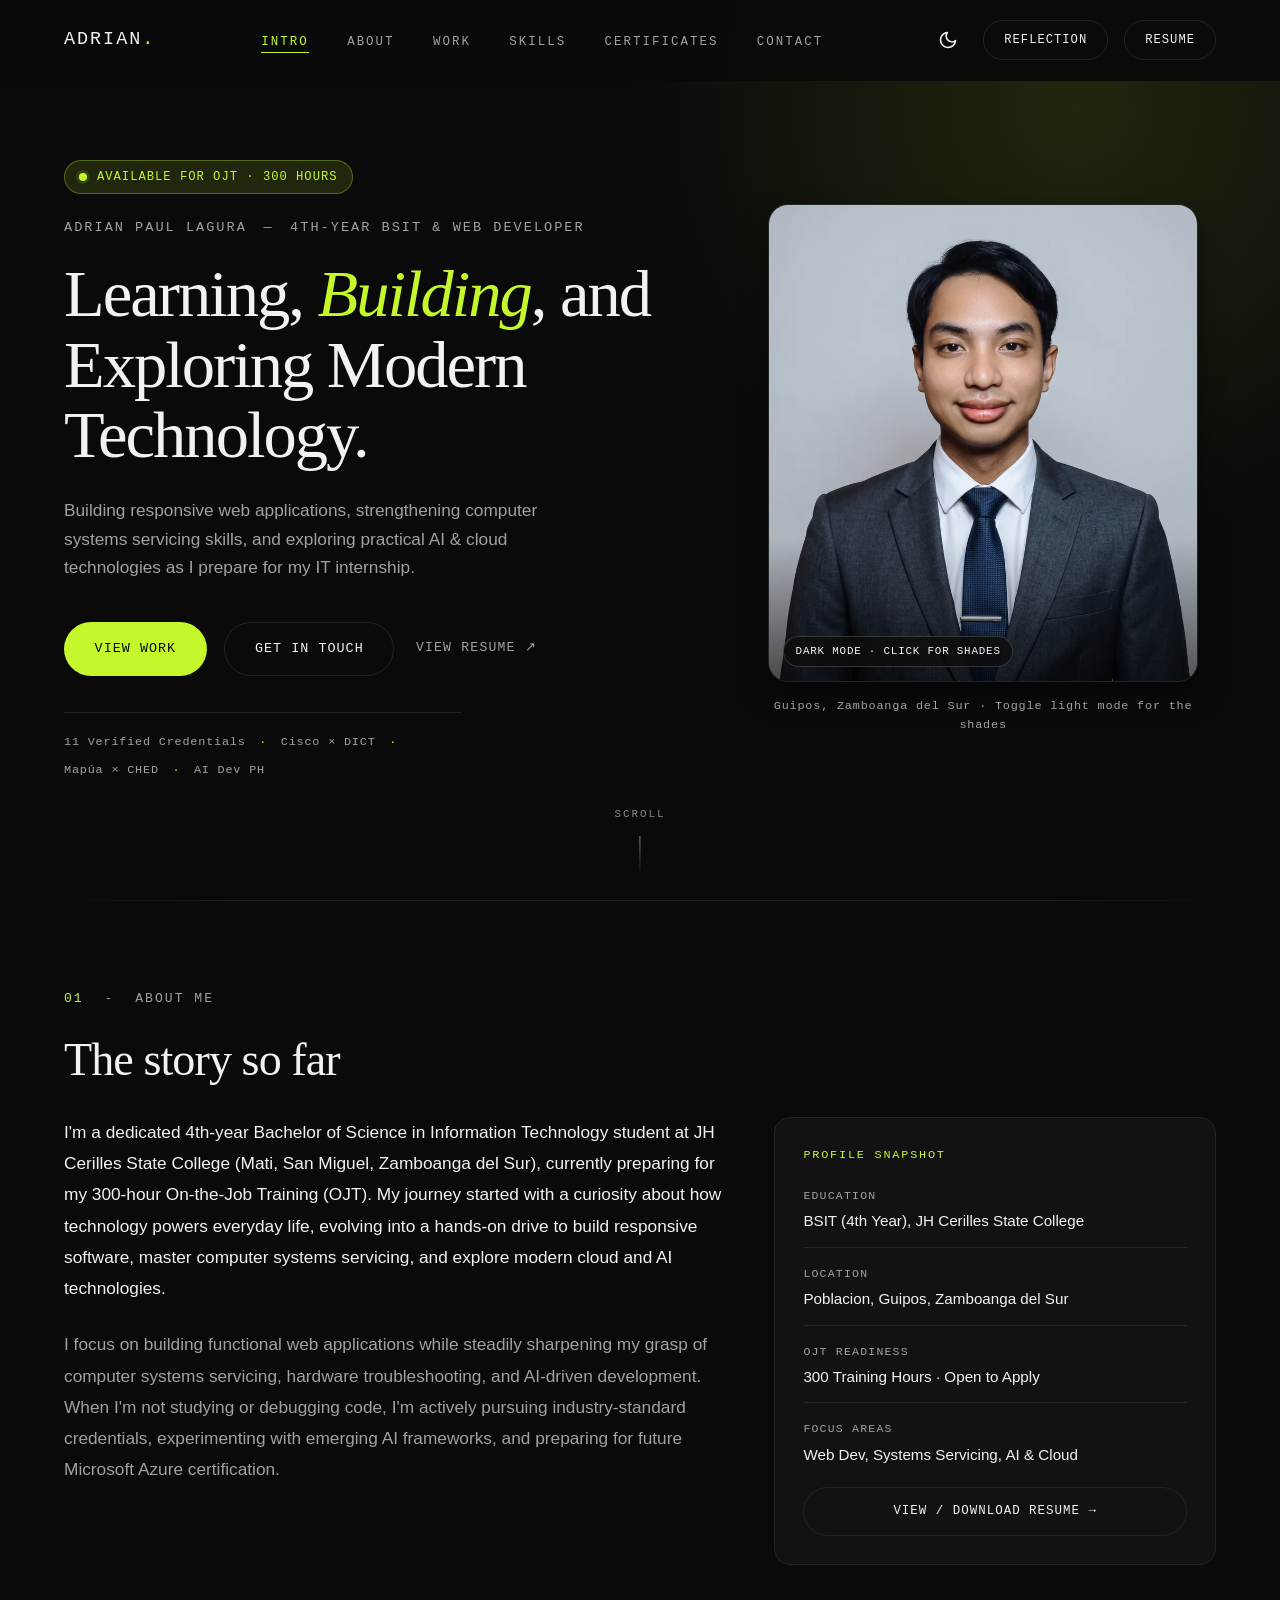
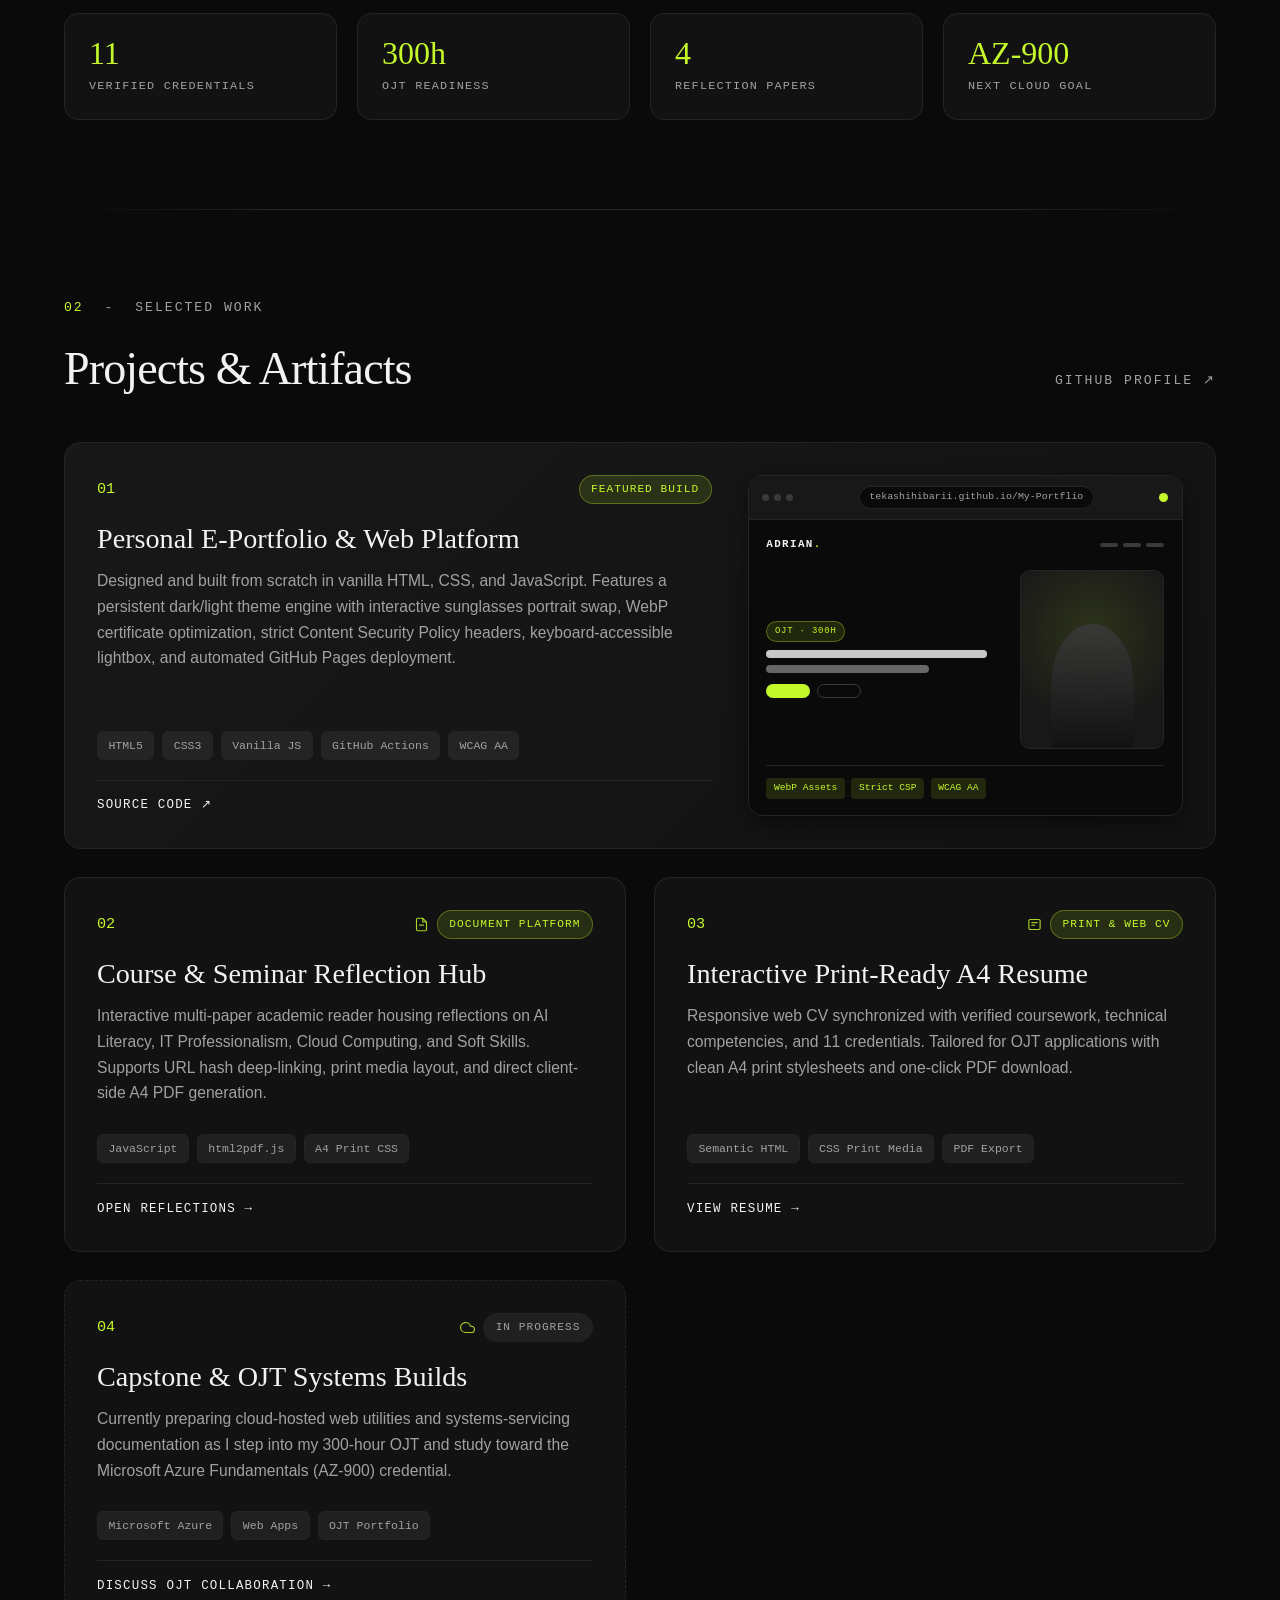
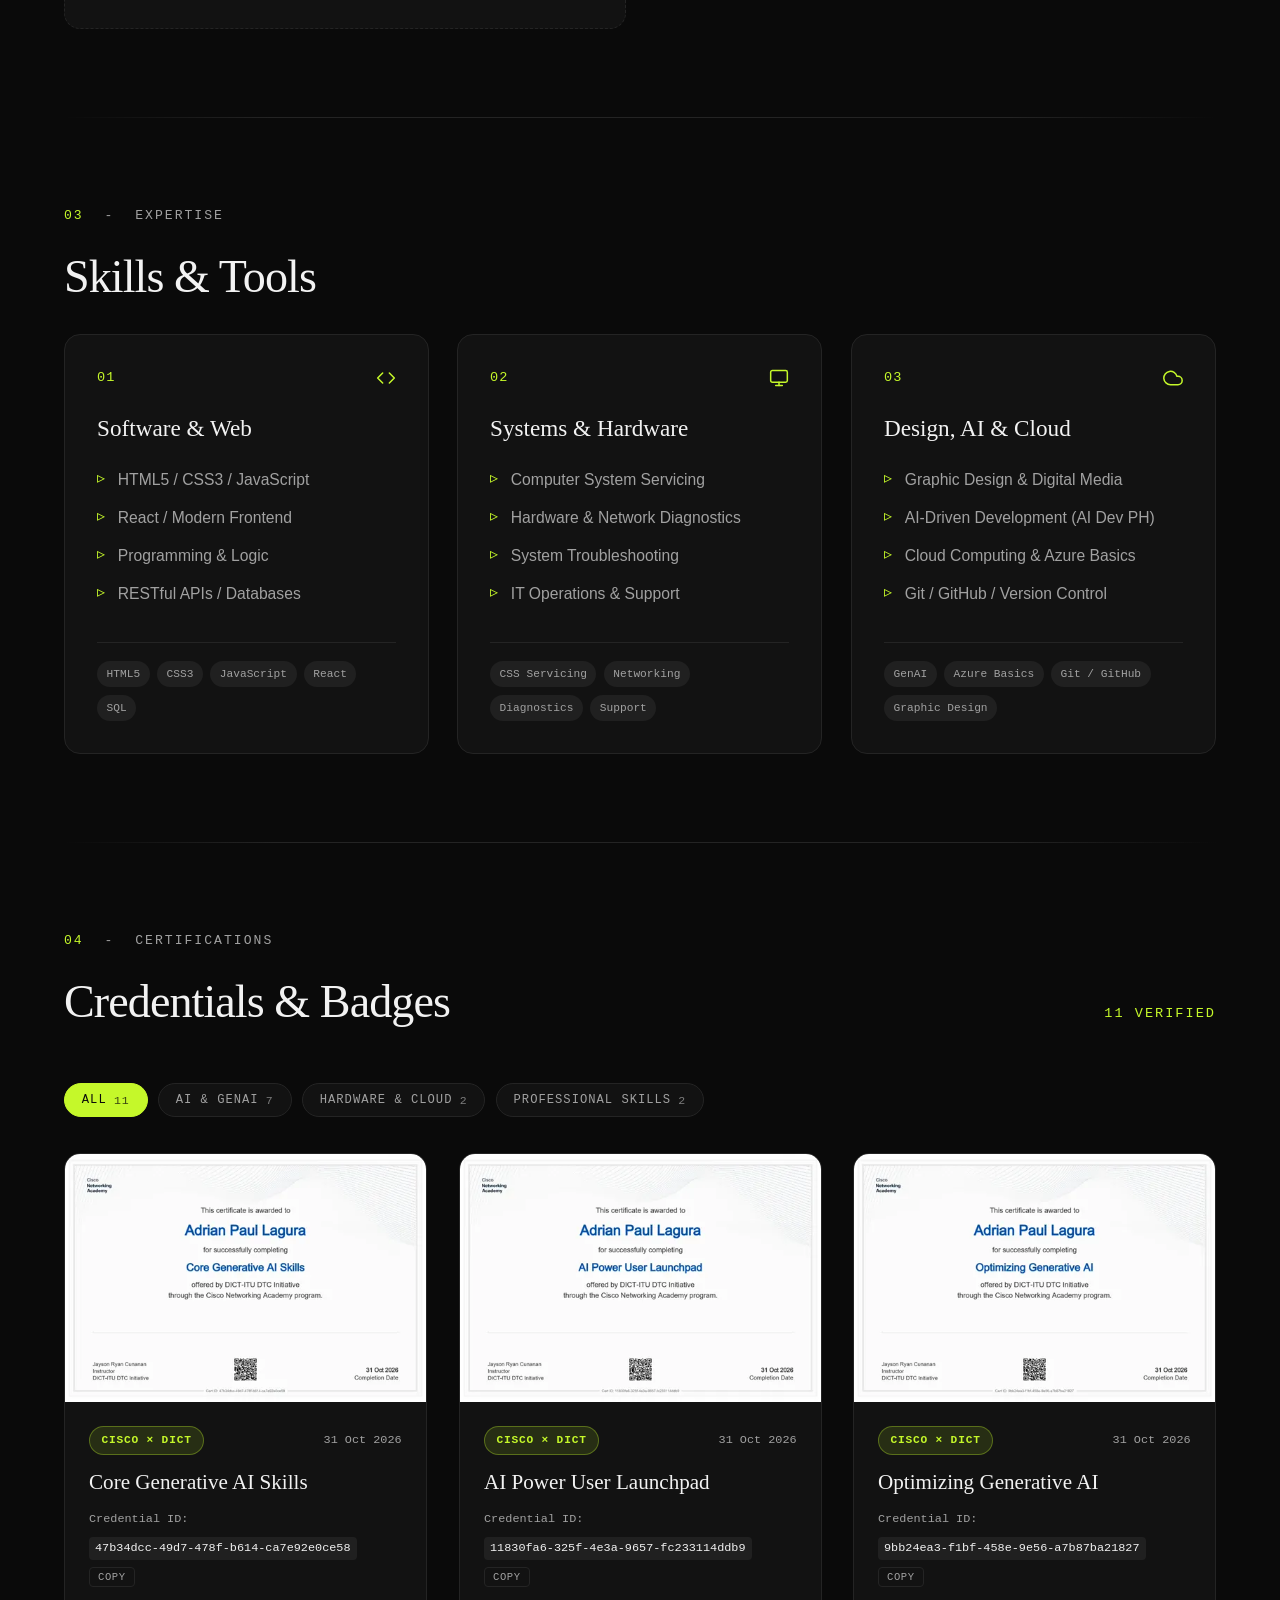
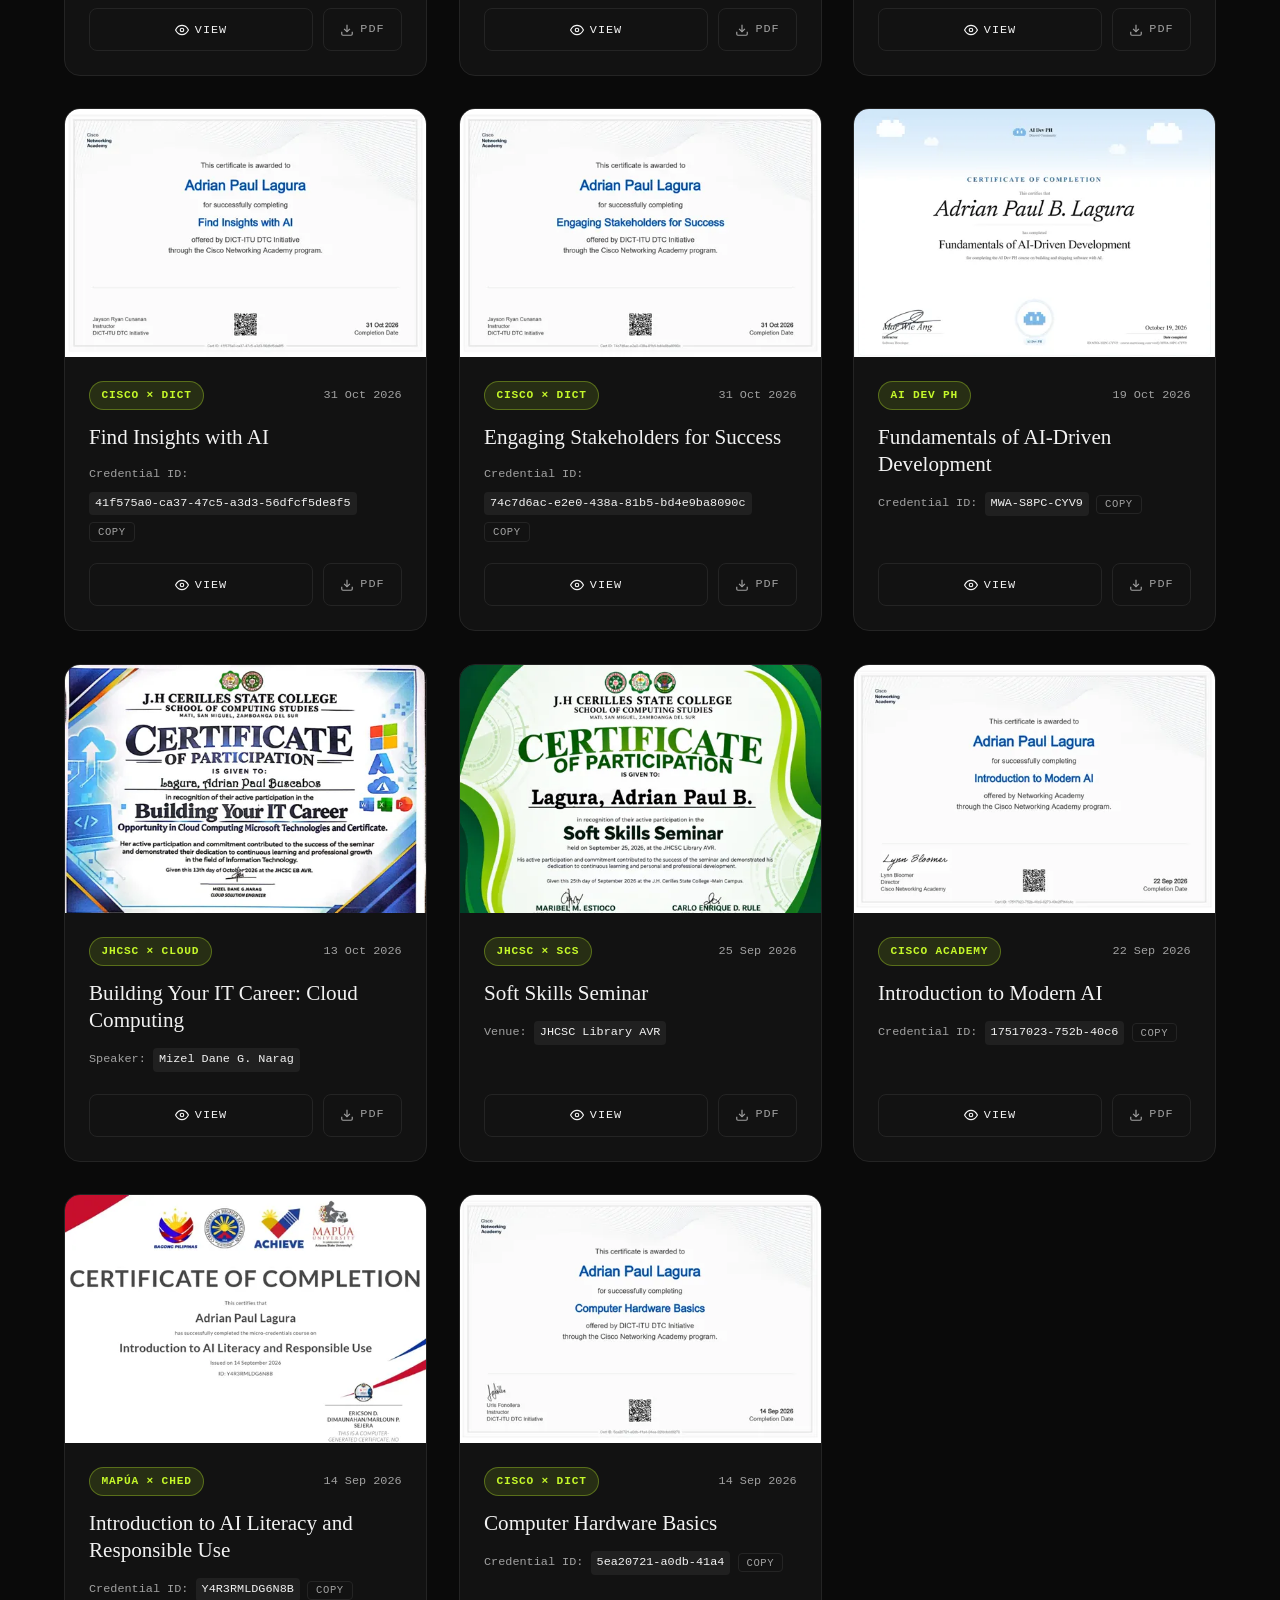
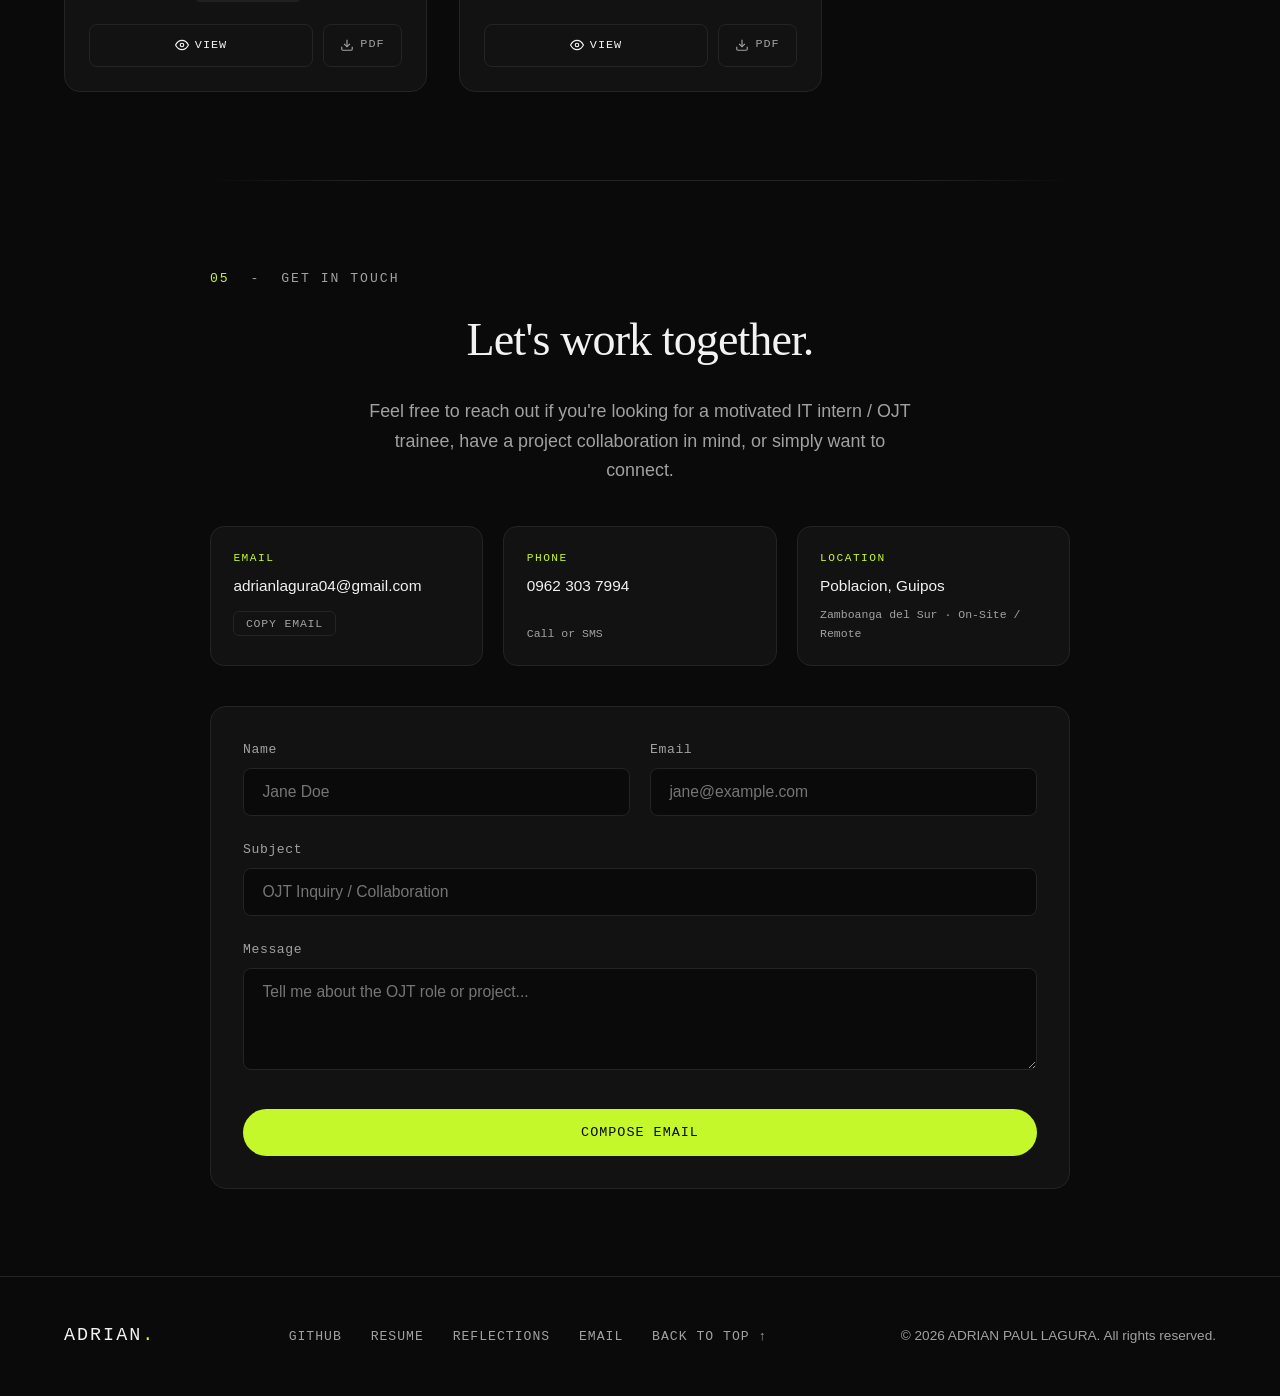
<file: index.html>
<!DOCTYPE html>
<html lang="en">

<head>
    <meta charset="UTF-8">
    <meta name="viewport" content="width=device-width, initial-scale=1.0">
    <title>Adrian Paul Lagura | BSIT Portfolio</title>
    <meta name="description"
        content="Portfolio of Adrian Paul B. Lagura — 4th-year BSIT student, web developer, and computer systems servicing practitioner preparing for OJT.">
    <meta name="theme-color" content="#0a0a0a">
    <meta name="referrer" content="strict-origin-when-cross-origin">
    <meta http-equiv="Content-Security-Policy"
        content="default-src 'none'; img-src 'self' data:; style-src 'self' 'unsafe-inline' https://fonts.googleapis.com; font-src https://fonts.gstatic.com; script-src 'self'; connect-src 'self'; form-action 'none'; base-uri 'none'">

    <!-- Open Graph / Social Preview -->
    <meta property="og:title" content="Adrian Paul Lagura | BSIT Portfolio">
    <meta property="og:description"
        content="4th-year BSIT student building responsive web applications, sharpening computer systems servicing skills, and exploring AI &amp; cloud technologies.">
    <meta property="og:type" content="website">
    <meta property="og:image" content="assets/Profile.webp">
    <meta name="twitter:card" content="summary_large_image">
    <meta name="twitter:title" content="Adrian Paul Lagura | BSIT Portfolio">
    <meta name="twitter:description"
        content="4th-year BSIT student preparing for OJT — web development, systems servicing, and 11 verified IT &amp; AI credentials.">

    <link rel="icon" type="image/png" sizes="96x96" href="assets/favicon-96.png">
    <link rel="preload" href="assets/Profile.webp" as="image" type="image/webp" fetchpriority="high">

    <!-- Google Fonts -->
    <link rel="preconnect" href="https://fonts.googleapis.com">
    <link rel="preconnect" href="https://fonts.gstatic.com" crossorigin>
    <link
        href="https://fonts.googleapis.com/css2?family=Fira+Code:wght@400;500&family=Inter:wght@400;500;600&family=Playfair+Display:ital,wght@0,400;0,500;1,400&display=swap"
        rel="stylesheet">

    <!-- Apply saved theme before first paint (CSP-safe external script) -->
    <script src="theme-init.js?v=20261122-3"></script>
    <link rel="stylesheet" href="style.css?v=20261122-3">
</head>

<body>
    <a href="#main-content" class="skip-link">Skip to main content</a>

    <!-- Ambient Architectural Backdrop -->
    <div class="ambient-bg" aria-hidden="true"></div>

    <!-- Scroll Progress -->
    <div class="scroll-progress-container" aria-hidden="true">
        <div class="scroll-progress-bar" id="scrollProgress"></div>
    </div>

    <nav class="navbar" aria-label="Primary navigation">
        <a href="#intro" class="logo" aria-label="Adrian Paul Lagura Home">ADRIAN<span class="accent">.</span></a>
        <ul class="nav-links">
            <li><a href="#intro" class="active">INTRO</a></li>
            <li><a href="#about">ABOUT</a></li>
            <li><a href="#work">WORK</a></li>
            <li><a href="#skills">SKILLS</a></li>
            <li><a href="#certificates">CERTIFICATES</a></li>
            <li><a href="#contact">CONTACT</a></li>
        </ul>
        <div class="nav-right">
            <button class="theme-toggle" id="themeToggle" type="button" aria-label="Toggle color theme"
                aria-pressed="false">
                <!-- Moon icon (SVG) -->
                <svg id="moonIcon" xmlns="http://www.w3.org/2000/svg" width="20" height="20" viewBox="0 0 24 24"
                    fill="none" stroke="currentColor" stroke-width="2" stroke-linecap="round" stroke-linejoin="round"
                    class="feather feather-moon" aria-hidden="true">
                    <path d="M21 12.79A9 9 0 1 1 11.21 3 7 7 0 0 0 21 12.79z"></path>
                </svg>
                <!-- Sun icon (SVG) hidden by CSS in dark mode -->
                <svg id="sunIcon" xmlns="http://www.w3.org/2000/svg" width="20" height="20" viewBox="0 0 24 24"
                    fill="none" stroke="currentColor" stroke-width="2" stroke-linecap="round" stroke-linejoin="round"
                    class="feather feather-sun" aria-hidden="true">
                    <circle cx="12" cy="12" r="5"></circle>
                    <line x1="12" y1="1" x2="12" y2="3"></line>
                    <line x1="12" y1="21" x2="12" y2="23"></line>
                    <line x1="4.22" y1="4.22" x2="5.64" y2="5.64"></line>
                    <line x1="18.36" y1="18.36" x2="19.78" y2="19.78"></line>
                    <line x1="1" y1="12" x2="3" y2="12"></line>
                    <line x1="21" y1="12" x2="23" y2="12"></line>
                    <line x1="4.22" y1="19.78" x2="5.64" y2="18.36"></line>
                    <line x1="18.36" y1="5.64" x2="19.78" y2="4.22"></line>
                </svg>
            </button>
            <a href="reflection.html" class="resume-btn">REFLECTION</a>
            <a href="resume.html" class="resume-btn">RESUME</a>
            <button class="hamburger" type="button" aria-label="Open navigation menu" aria-expanded="false"
                aria-controls="mobileSidebar">
                <span class="bar"></span>
                <span class="bar"></span>
                <span class="bar"></span>
            </button>
        </div>
    </nav>

    <!-- Sidebar for Mobile -->
    <aside class="sidebar" id="mobileSidebar" aria-label="Mobile navigation">
        <button class="close-btn" type="button" aria-label="Close navigation menu">&times;</button>
        <ul class="sidebar-links">
            <li><a href="#intro" class="sidebar-link active">INTRO</a></li>
            <li><a href="#about" class="sidebar-link">ABOUT</a></li>
            <li><a href="#work" class="sidebar-link">WORK</a></li>
            <li><a href="#skills" class="sidebar-link">SKILLS</a></li>
            <li><a href="#certificates" class="sidebar-link">CERTIFICATES</a></li>
            <li><a href="#contact" class="sidebar-link">CONTACT</a></li>
        </ul>
        <div class="sidebar-actions">
            <a href="reflection.html" class="resume-btn sidebar-resume">REFLECTION</a>
            <a href="resume.html" class="resume-btn sidebar-resume">RESUME</a>
        </div>
    </aside>
    <div class="sidebar-overlay"></div>

    <main id="main-content">
        <!-- INTRO SECTION -->
        <section id="intro" class="intro-section">
            <div class="intro-content">
                <div class="availability-pill">
                    <span class="status-dot" aria-hidden="true"></span>
                    <span>Available for OJT &middot; 300 Hours</span>
                </div>
                <div class="subtitle">ADRIAN PAUL LAGURA <span class="dash">&mdash;</span> 4TH-YEAR BSIT &amp; WEB
                    DEVELOPER</div>
                <h1 class="main-title">Learning, <em class="title-italic">Building</em>, and Exploring Modern Technology.</h1>
                <p class="description">Building responsive web applications, strengthening computer systems servicing
                    skills, and exploring practical AI &amp; cloud technologies as I prepare for my IT internship.</p>
                <div class="cta-buttons">
                    <a href="#work" class="primary-btn">VIEW WORK</a>
                    <a href="#contact" class="secondary-btn">GET IN TOUCH</a>
                    <a href="resume.html" class="text-cta">VIEW RESUME &nearr;</a>
                </div>
                <div class="hero-proof" aria-label="Credential highlights">
                    <span>11 Verified Credentials</span>
                    <span class="proof-sep" aria-hidden="true">&middot;</span>
                    <span>Cisco &times; DICT</span>
                    <span class="proof-sep" aria-hidden="true">&middot;</span>
                    <span>Map&uacute;a &times; CHED</span>
                    <span class="proof-sep" aria-hidden="true">&middot;</span>
                    <span>AI Dev PH</span>
                </div>
            </div>
            <div class="intro-visual">
                <div class="intro-image-container" id="portraitToggle" role="button" tabindex="0"
                    aria-label="Toggle light mode sunglasses portrait" title="Click to toggle dark/light mode">
                    <img src="assets/Profile.webp" alt="Adrian Paul Lagura portrait" class="profile-image"
                        id="profileImage" width="900" height="900" fetchpriority="high" decoding="async">
                    <img src="assets/profile_glasses.webp" alt="Adrian Paul Lagura wearing sunglasses"
                        class="profile-image profile-glasses-img" id="profileGlasses" width="900" height="900"
                        decoding="async">
                    <span class="portrait-mode-pill" aria-hidden="true">
                        <span class="mode-dark-label">Dark Mode &middot; Click for Shades</span>
                        <span class="mode-light-label">Shades On &middot; Click for Dark</span>
                    </span>
                </div>
                <p class="portrait-caption">Guipos, Zamboanga del Sur &middot; Toggle light mode for the shades</p>
            </div>
            <div class="scroll-indicator" aria-hidden="true">
                <span>SCROLL</span>
                <div class="line"></div>
            </div>
        </section>

        <!-- ABOUT SECTION -->
        <section id="about" class="about-section">
            <div class="section-header">
                <span class="section-num">01</span>
                <span class="dash">-</span>
                <span class="section-name">ABOUT ME</span>
            </div>
            <h2 class="section-title">The story so far</h2>
            <div class="about-grid">
                <div class="about-text">
                    <p>I'm a dedicated 4th-year Bachelor of Science in Information Technology student at JH Cerilles
                        State College (Mati, San Miguel, Zamboanga del Sur), currently preparing for my 300-hour
                        On-the-Job Training (OJT). My journey started with a curiosity about how technology powers
                        everyday life, evolving into a hands-on drive to build responsive software, master computer
                        systems servicing, and explore modern cloud and AI technologies.</p>
                    <p>I focus on building functional web applications while steadily sharpening my grasp of computer
                        systems servicing, hardware troubleshooting, and AI-driven development. When I'm not studying or
                        debugging code, I'm actively pursuing industry-standard credentials, experimenting with emerging
                        AI frameworks, and preparing for future Microsoft Azure certification.</p>
                </div>
                <aside class="about-profile-card" aria-label="Quick profile details">
                    <div class="profile-card-eyebrow">PROFILE SNAPSHOT</div>
                    <dl class="quick-facts">
                        <div class="quick-fact-row">
                            <dt>Education</dt>
                            <dd>BSIT (4th Year), JH Cerilles State College</dd>
                        </div>
                        <div class="quick-fact-row">
                            <dt>Location</dt>
                            <dd>Poblacion, Guipos, Zamboanga del Sur</dd>
                        </div>
                        <div class="quick-fact-row">
                            <dt>OJT Readiness</dt>
                            <dd>300 Training Hours &middot; Open to Apply</dd>
                        </div>
                        <div class="quick-fact-row">
                            <dt>Focus Areas</dt>
                            <dd>Web Dev, Systems Servicing, AI &amp; Cloud</dd>
                        </div>
                    </dl>
                    <a href="resume.html" class="secondary-btn profile-card-btn">VIEW / DOWNLOAD RESUME &rarr;</a>
                </aside>
            </div>
            <div class="stats-strip" aria-label="Portfolio highlights">
                <div class="stat-item">
                    <span class="stat-value">11</span>
                    <span class="stat-label">Verified Credentials</span>
                </div>
                <div class="stat-item">
                    <span class="stat-value">300h</span>
                    <span class="stat-label">OJT Readiness</span>
                </div>
                <div class="stat-item">
                    <span class="stat-value">4</span>
                    <span class="stat-label">Reflection Papers</span>
                </div>
                <div class="stat-item">
                    <span class="stat-value">AZ-900</span>
                    <span class="stat-label">Next Cloud Goal</span>
                </div>
            </div>
        </section>

        <!-- WORK SECTION -->
        <section id="work" class="work-section">
            <div class="section-header">
                <span class="section-num">02</span>
                <span class="dash">-</span>
                <span class="section-name">SELECTED WORK</span>
            </div>
            <div class="work-header-flex">
                <h2 class="section-title">Projects &amp; Artifacts</h2>
                <a href="https://github.com/tekashihibarii" target="_blank" rel="noopener noreferrer"
                    class="view-all">GITHUB PROFILE &nearr;</a>
            </div>

            <div class="projects-grid">
                <!-- Project 1: Featured -->
                <article class="project-card project-card--featured">
                    <div class="project-featured-layout">
                        <div class="project-featured-content">
                            <div class="project-card-top">
                                <div class="project-header">
                                    <span class="project-num">01</span>
                                    <span class="project-badge">FEATURED BUILD</span>
                                </div>
                                <h3>Personal E-Portfolio &amp; Web Platform</h3>
                                <p>Designed and built from scratch in vanilla HTML, CSS, and JavaScript. Features a
                                    persistent dark/light theme engine with interactive sunglasses portrait swap, WebP
                                    certificate optimization, strict Content Security Policy headers,
                                    keyboard-accessible lightbox, and automated GitHub Pages deployment.</p>
                            </div>
                            <div class="project-card-bottom">
                                <ul class="project-tags" aria-label="Technologies used">
                                    <li>HTML5</li>
                                    <li>CSS3</li>
                                    <li>Vanilla JS</li>
                                    <li>GitHub Actions</li>
                                    <li>WCAG AA</li>
                                </ul>
                                <div class="project-links">
                                    <a href="https://github.com/tekashihibarii/My-Portflio" target="_blank"
                                        rel="noopener noreferrer" class="project-link">SOURCE CODE &nearr;</a>
                                </div>
                            </div>
                        </div>
                        <div class="project-visual-preview" aria-hidden="true">
                            <div class="preview-chrome">
                                <div class="preview-dots">
                                    <span></span><span></span><span></span>
                                </div>
                                <div class="preview-url">tekashihibarii.github.io/My-Portflio</div>
                                <span class="preview-theme-dot"></span>
                            </div>
                            <div class="preview-stage">
                                <div class="preview-nav">
                                    <span class="preview-brand">ADRIAN<span class="accent">.</span></span>
                                    <div class="preview-nav-pills">
                                        <span></span><span></span><span></span>
                                    </div>
                                </div>
                                <div class="preview-hero">
                                    <div class="preview-hero-copy">
                                        <span class="preview-pill">OJT &middot; 300H</span>
                                        <div class="preview-line preview-line--lg"></div>
                                        <div class="preview-line preview-line--md"></div>
                                        <div class="preview-cta-row">
                                            <span class="preview-btn-solid"></span>
                                            <span class="preview-btn-ghost"></span>
                                        </div>
                                    </div>
                                    <div class="preview-avatar">
                                        <span class="preview-avatar-glow"></span>
                                        <span class="preview-avatar-shape"></span>
                                    </div>
                                </div>
                                <div class="preview-metrics">
                                    <span>WebP Assets</span>
                                    <span>Strict CSP</span>
                                    <span>WCAG AA</span>
                                </div>
                            </div>
                        </div>
                    </div>
                </article>

                <!-- Project 2 -->
                <article class="project-card">
                    <div class="project-card-top">
                        <div class="project-header">
                            <span class="project-num">02</span>
                            <div class="project-badge-group">
                                <svg class="project-glyph" width="15" height="15" viewBox="0 0 24 24" fill="none"
                                    stroke="currentColor" stroke-width="1.8" aria-hidden="true">
                                    <path d="M14 2H6a2 2 0 0 0-2 2v16a2 2 0 0 0 2 2h12a2 2 0 0 0 2-2V8z"></path>
                                    <polyline points="14 2 14 8 20 8"></polyline>
                                    <line x1="16" y1="13" x2="8" y2="13"></line>
                                </svg>
                                <span class="project-badge">DOCUMENT PLATFORM</span>
                            </div>
                        </div>
                        <h3>Course &amp; Seminar Reflection Hub</h3>
                        <p>Interactive multi-paper academic reader housing reflections on AI Literacy, IT
                            Professionalism, Cloud Computing, and Soft Skills. Supports URL hash deep-linking, print
                            media layout, and direct client-side A4 PDF generation.</p>
                    </div>
                    <div class="project-card-bottom">
                        <ul class="project-tags" aria-label="Technologies used">
                            <li>JavaScript</li>
                            <li>html2pdf.js</li>
                            <li>A4 Print CSS</li>
                        </ul>
                        <div class="project-links">
                            <a href="reflection.html" class="project-link">OPEN REFLECTIONS &rarr;</a>
                        </div>
                    </div>
                </article>

                <!-- Project 3 -->
                <article class="project-card">
                    <div class="project-card-top">
                        <div class="project-header">
                            <span class="project-num">03</span>
                            <div class="project-badge-group">
                                <svg class="project-glyph" width="15" height="15" viewBox="0 0 24 24" fill="none"
                                    stroke="currentColor" stroke-width="1.8" aria-hidden="true">
                                    <rect x="3" y="4" width="18" height="16" rx="2"></rect>
                                    <line x1="7" y1="9" x2="17" y2="9"></line>
                                    <line x1="7" y1="13" x2="13" y2="13"></line>
                                </svg>
                                <span class="project-badge">PRINT &amp; WEB CV</span>
                            </div>
                        </div>
                        <h3>Interactive Print-Ready A4 Resume</h3>
                        <p>Responsive web CV synchronized with verified coursework, technical competencies, and 11
                            credentials. Tailored for OJT applications with clean A4 print stylesheets and one-click PDF
                            download.</p>
                    </div>
                    <div class="project-card-bottom">
                        <ul class="project-tags" aria-label="Technologies used">
                            <li>Semantic HTML</li>
                            <li>CSS Print Media</li>
                            <li>PDF Export</li>
                        </ul>
                        <div class="project-links">
                            <a href="resume.html" class="project-link">VIEW RESUME &rarr;</a>
                        </div>
                    </div>
                </article>

                <!-- Project 4: Upcoming -->
                <article class="project-card project-card--upcoming">
                    <div class="project-card-top">
                        <div class="project-header">
                            <span class="project-num">04</span>
                            <div class="project-badge-group">
                                <svg class="project-glyph" width="15" height="15" viewBox="0 0 24 24" fill="none"
                                    stroke="currentColor" stroke-width="1.8" aria-hidden="true">
                                    <path d="M18 10h-1.26A8 8 0 1 0 9 20h9a5 5 0 0 0 0-10z"></path>
                                </svg>
                                <span class="project-badge project-badge--muted">IN PROGRESS</span>
                            </div>
                        </div>
                        <h3>Capstone &amp; OJT Systems Builds</h3>
                        <p>Currently preparing cloud-hosted web utilities and systems-servicing documentation as I step
                            into my 300-hour OJT and study toward the Microsoft Azure Fundamentals (AZ-900) credential.
                        </p>
                    </div>
                    <div class="project-card-bottom">
                        <ul class="project-tags" aria-label="Focus areas">
                            <li>Microsoft Azure</li>
                            <li>Web Apps</li>
                            <li>OJT Portfolio</li>
                        </ul>
                        <div class="project-links">
                            <a href="#contact" class="project-link">DISCUSS OJT COLLABORATION &rarr;</a>
                        </div>
                    </div>
                </article>
            </div>
        </section>

        <!-- SKILLS SECTION -->
        <section id="skills" class="skills-section">
            <div class="section-header">
                <span class="section-num">03</span>
                <span class="dash">-</span>
                <span class="section-name">EXPERTISE</span>
            </div>
            <h2 class="section-title">Skills &amp; Tools</h2>
            <div class="skills-grid">
                <div class="skill-category">
                    <div class="skill-card-head">
                        <span class="skill-num">01</span>
                        <svg width="20" height="20" viewBox="0 0 24 24" fill="none" stroke="currentColor"
                            stroke-width="1.8" stroke-linecap="round" stroke-linejoin="round" aria-hidden="true">
                            <polyline points="16 18 22 12 16 6"></polyline>
                            <polyline points="8 6 2 12 8 18"></polyline>
                        </svg>
                    </div>
                    <h3>Software &amp; Web</h3>
                    <ul>
                        <li>HTML5 / CSS3 / JavaScript</li>
                        <li>React / Modern Frontend</li>
                        <li>Programming &amp; Logic</li>
                        <li>RESTful APIs / Databases</li>
                    </ul>
                    <div class="skill-tags">
                        <span>HTML5</span>
                        <span>CSS3</span>
                        <span>JavaScript</span>
                        <span>React</span>
                        <span>SQL</span>
                    </div>
                </div>
                <div class="skill-category">
                    <div class="skill-card-head">
                        <span class="skill-num">02</span>
                        <svg width="20" height="20" viewBox="0 0 24 24" fill="none" stroke="currentColor"
                            stroke-width="1.8" stroke-linecap="round" stroke-linejoin="round" aria-hidden="true">
                            <rect x="2" y="3" width="20" height="14" rx="2" ry="2"></rect>
                            <line x1="8" y1="21" x2="16" y2="21"></line>
                            <line x1="12" y1="17" x2="12" y2="21"></line>
                        </svg>
                    </div>
                    <h3>Systems &amp; Hardware</h3>
                    <ul>
                        <li>Computer System Servicing</li>
                        <li>Hardware &amp; Network Diagnostics</li>
                        <li>System Troubleshooting</li>
                        <li>IT Operations &amp; Support</li>
                    </ul>
                    <div class="skill-tags">
                        <span>CSS Servicing</span>
                        <span>Networking</span>
                        <span>Diagnostics</span>
                        <span>Support</span>
                    </div>
                </div>
                <div class="skill-category">
                    <div class="skill-card-head">
                        <span class="skill-num">03</span>
                        <svg width="20" height="20" viewBox="0 0 24 24" fill="none" stroke="currentColor"
                            stroke-width="1.8" stroke-linecap="round" stroke-linejoin="round" aria-hidden="true">
                            <path d="M18 10h-1.26A8 8 0 1 0 9 20h9a5 5 0 0 0 0-10z"></path>
                        </svg>
                    </div>
                    <h3>Design, AI &amp; Cloud</h3>
                    <ul>
                        <li>Graphic Design &amp; Digital Media</li>
                        <li>AI-Driven Development (AI Dev PH)</li>
                        <li>Cloud Computing &amp; Azure Basics</li>
                        <li>Git / GitHub / Version Control</li>
                    </ul>
                    <div class="skill-tags">
                        <span>GenAI</span>
                        <span>Azure Basics</span>
                        <span>Git / GitHub</span>
                        <span>Graphic Design</span>
                    </div>
                </div>
            </div>
        </section>

        <!-- CERTIFICATES SECTION -->
        <section id="certificates" class="certificates-section">
            <div class="section-header">
                <span class="section-num">04</span>
                <span class="dash">-</span>
                <span class="section-name">CERTIFICATIONS</span>
            </div>
            <div class="certificates-header-flex">
                <h2 class="section-title">Credentials &amp; Badges</h2>
                <span class="certificates-count" id="certCount" aria-live="polite">11 Verified</span>
            </div>

            <div class="cert-filters" role="group" aria-label="Filter certificates by category">
                <button type="button" class="cert-filter-btn active" data-filter="all" aria-pressed="true">
                    All <span class="filter-count">11</span>
                </button>
                <button type="button" class="cert-filter-btn" data-filter="ai" aria-pressed="false">
                    AI &amp; GenAI <span class="filter-count">7</span>
                </button>
                <button type="button" class="cert-filter-btn" data-filter="hardware-cloud" aria-pressed="false">
                    Hardware &amp; Cloud <span class="filter-count">2</span>
                </button>
                <button type="button" class="cert-filter-btn" data-filter="professional" aria-pressed="false">
                    Professional Skills <span class="filter-count">2</span>
                </button>
            </div>

            <div class="certificates-grid">
                <!-- Certificate 1: Core Generative AI Skills (31 Oct 2026) -->
                <article class="certificate-card" data-category="ai"
                    data-cert="assets/certificates/cert-core-generative-ai.webp"
                    data-pdf="assets/certificates/cert-core-generative-ai.pdf" data-title="Core Generative AI Skills"
                    data-issuer="DICT-ITU DTC Initiative through Cisco Networking Academy" data-date="31 Oct 2026">
                    <button type="button" class="cert-img-wrapper"
                        aria-label="Preview Core Generative AI Skills certificate">
                        <img src="assets/certificates/thumbs/cert-core-generative-ai.webp"
                            alt="Core Generative AI Skills Certificate" class="cert-img" loading="lazy" decoding="async"
                            fetchpriority="low" width="520" height="353">
                        <span class="cert-overlay" aria-hidden="true">
                            <span class="view-btn-text">
                                <svg width="18" height="18" viewBox="0 0 24 24" fill="none" stroke="currentColor"
                                    stroke-width="2">
                                    <path d="M1 12s4-8 11-8 11 8 11 8-4 8-11 8-11-8-11-8z" />
                                    <circle cx="12" cy="12" r="3" />
                                </svg>
                                View Certificate
                            </span>
                        </span>
                    </button>
                    <div class="cert-content">
                        <div class="cert-meta">
                            <span class="cert-badge">Cisco &times; DICT</span>
                            <span class="cert-date">31 Oct 2026</span>
                        </div>
                        <h3 class="cert-title">Core Generative AI Skills</h3>
                        <p class="cert-id">Credential ID: <code>47b34dcc-49d7-478f-b614-ca7e92e0ce58</code> <button type="button" class="cred-copy-btn" data-copy-id="47b34dcc-49d7-478f-b614-ca7e92e0ce58" aria-label="Copy credential ID 47b34dcc-49d7-478f-b614-ca7e92e0ce58">Copy</button></p>
                        <div class="cert-actions">
                            <button class="cert-btn view-cert-btn" type="button">
                                <svg width="14" height="14" viewBox="0 0 24 24" fill="none" stroke="currentColor"
                                    stroke-width="2" aria-hidden="true">
                                    <path d="M1 12s4-8 11-8 11 8 11 8-4 8-11 8-11-8-11-8z" />
                                    <circle cx="12" cy="12" r="3" />
                                </svg>
                                VIEW
                            </button>
                            <a href="assets/certificates/cert-core-generative-ai.pdf" download
                                class="cert-btn cert-pdf-btn" aria-label="Download Core Generative AI Skills PDF">
                                <svg width="14" height="14" viewBox="0 0 24 24" fill="none" stroke="currentColor"
                                    stroke-width="2" aria-hidden="true">
                                    <path d="M21 15v4a2 2 0 0 1-2 2H5a2 2 0 0 1-2-2v-4" />
                                    <polyline points="7 10 12 15 17 10" />
                                    <line x1="12" y1="15" x2="12" y2="3" />
                                </svg>
                                PDF
                            </a>
                        </div>
                    </div>
                </article>

                <!-- Certificate 2: AI Power User Launchpad (31 Oct 2026) -->
                <article class="certificate-card" data-category="ai"
                    data-cert="assets/certificates/cert-ai-power-user.webp"
                    data-pdf="assets/certificates/cert-ai-power-user.pdf" data-title="AI Power User Launchpad"
                    data-issuer="DICT-ITU DTC Initiative through Cisco Networking Academy" data-date="31 Oct 2026">
                    <button type="button" class="cert-img-wrapper"
                        aria-label="Preview AI Power User Launchpad certificate">
                        <img src="assets/certificates/thumbs/cert-ai-power-user.webp" alt="AI Power User Launchpad Certificate"
                            class="cert-img" loading="lazy" decoding="async" fetchpriority="low" width="520" height="353">
                        <span class="cert-overlay" aria-hidden="true">
                            <span class="view-btn-text">
                                <svg width="18" height="18" viewBox="0 0 24 24" fill="none" stroke="currentColor"
                                    stroke-width="2">
                                    <path d="M1 12s4-8 11-8 11 8 11 8-4 8-11 8-11-8-11-8z" />
                                    <circle cx="12" cy="12" r="3" />
                                </svg>
                                View Certificate
                            </span>
                        </span>
                    </button>
                    <div class="cert-content">
                        <div class="cert-meta">
                            <span class="cert-badge">Cisco &times; DICT</span>
                            <span class="cert-date">31 Oct 2026</span>
                        </div>
                        <h3 class="cert-title">AI Power User Launchpad</h3>
                        <p class="cert-id">Credential ID: <code>11830fa6-325f-4e3a-9657-fc233114ddb9</code> <button type="button" class="cred-copy-btn" data-copy-id="11830fa6-325f-4e3a-9657-fc233114ddb9" aria-label="Copy credential ID 11830fa6-325f-4e3a-9657-fc233114ddb9">Copy</button></p>
                        <div class="cert-actions">
                            <button class="cert-btn view-cert-btn" type="button">
                                <svg width="14" height="14" viewBox="0 0 24 24" fill="none" stroke="currentColor"
                                    stroke-width="2" aria-hidden="true">
                                    <path d="M1 12s4-8 11-8 11 8 11 8-4 8-11 8-11-8-11-8z" />
                                    <circle cx="12" cy="12" r="3" />
                                </svg>
                                VIEW
                            </button>
                            <a href="assets/certificates/cert-ai-power-user.pdf" download class="cert-btn cert-pdf-btn"
                                aria-label="Download AI Power User Launchpad PDF">
                                <svg width="14" height="14" viewBox="0 0 24 24" fill="none" stroke="currentColor"
                                    stroke-width="2" aria-hidden="true">
                                    <path d="M21 15v4a2 2 0 0 1-2 2H5a2 2 0 0 1-2-2v-4" />
                                    <polyline points="7 10 12 15 17 10" />
                                    <line x1="12" y1="15" x2="12" y2="3" />
                                </svg>
                                PDF
                            </a>
                        </div>
                    </div>
                </article>

                <!-- Certificate 3: Optimizing Generative AI (31 Oct 2026) -->
                <article class="certificate-card" data-category="ai"
                    data-cert="assets/certificates/cert-optimizing-generative-ai.webp"
                    data-pdf="assets/certificates/cert-optimizing-generative-ai.pdf"
                    data-title="Optimizing Generative AI"
                    data-issuer="DICT-ITU DTC Initiative through Cisco Networking Academy" data-date="31 Oct 2026">
                    <button type="button" class="cert-img-wrapper"
                        aria-label="Preview Optimizing Generative AI certificate">
                        <img src="assets/certificates/thumbs/cert-optimizing-generative-ai.webp"
                            alt="Optimizing Generative AI Certificate" class="cert-img" loading="lazy" decoding="async"
                            fetchpriority="low" width="520" height="353">
                        <span class="cert-overlay" aria-hidden="true">
                            <span class="view-btn-text">
                                <svg width="18" height="18" viewBox="0 0 24 24" fill="none" stroke="currentColor"
                                    stroke-width="2">
                                    <path d="M1 12s4-8 11-8 11 8 11 8-4 8-11 8-11-8-11-8z" />
                                    <circle cx="12" cy="12" r="3" />
                                </svg>
                                View Certificate
                            </span>
                        </span>
                    </button>
                    <div class="cert-content">
                        <div class="cert-meta">
                            <span class="cert-badge">Cisco &times; DICT</span>
                            <span class="cert-date">31 Oct 2026</span>
                        </div>
                        <h3 class="cert-title">Optimizing Generative AI</h3>
                        <p class="cert-id">Credential ID: <code>9bb24ea3-f1bf-458e-9e56-a7b87ba21827</code> <button type="button" class="cred-copy-btn" data-copy-id="9bb24ea3-f1bf-458e-9e56-a7b87ba21827" aria-label="Copy credential ID 9bb24ea3-f1bf-458e-9e56-a7b87ba21827">Copy</button></p>
                        <div class="cert-actions">
                            <button class="cert-btn view-cert-btn" type="button">
                                <svg width="14" height="14" viewBox="0 0 24 24" fill="none" stroke="currentColor"
                                    stroke-width="2" aria-hidden="true">
                                    <path d="M1 12s4-8 11-8 11 8 11 8-4 8-11 8-11-8-11-8z" />
                                    <circle cx="12" cy="12" r="3" />
                                </svg>
                                VIEW
                            </button>
                            <a href="assets/certificates/cert-optimizing-generative-ai.pdf" download
                                class="cert-btn cert-pdf-btn" aria-label="Download Optimizing Generative AI PDF">
                                <svg width="14" height="14" viewBox="0 0 24 24" fill="none" stroke="currentColor"
                                    stroke-width="2" aria-hidden="true">
                                    <path d="M21 15v4a2 2 0 0 1-2 2H5a2 2 0 0 1-2-2v-4" />
                                    <polyline points="7 10 12 15 17 10" />
                                    <line x1="12" y1="15" x2="12" y2="3" />
                                </svg>
                                PDF
                            </a>
                        </div>
                    </div>
                </article>

                <!-- Certificate 4: Find Insights with AI (31 Oct 2026) -->
                <article class="certificate-card" data-category="ai"
                    data-cert="assets/certificates/cert-find-insights-ai.webp"
                    data-pdf="assets/certificates/cert-find-insights-ai.pdf" data-title="Find Insights with AI"
                    data-issuer="DICT-ITU DTC Initiative through Cisco Networking Academy" data-date="31 Oct 2026">
                    <button type="button" class="cert-img-wrapper"
                        aria-label="Preview Find Insights with AI certificate">
                        <img src="assets/certificates/thumbs/cert-find-insights-ai.webp"
                            alt="Find Insights with AI Certificate" class="cert-img" loading="lazy" decoding="async"
                            fetchpriority="low" width="520" height="353">
                        <span class="cert-overlay" aria-hidden="true">
                            <span class="view-btn-text">
                                <svg width="18" height="18" viewBox="0 0 24 24" fill="none" stroke="currentColor"
                                    stroke-width="2">
                                    <path d="M1 12s4-8 11-8 11 8 11 8-4 8-11 8-11-8-11-8z" />
                                    <circle cx="12" cy="12" r="3" />
                                </svg>
                                View Certificate
                            </span>
                        </span>
                    </button>
                    <div class="cert-content">
                        <div class="cert-meta">
                            <span class="cert-badge">Cisco &times; DICT</span>
                            <span class="cert-date">31 Oct 2026</span>
                        </div>
                        <h3 class="cert-title">Find Insights with AI</h3>
                        <p class="cert-id">Credential ID: <code>41f575a0-ca37-47c5-a3d3-56dfcf5de8f5</code> <button type="button" class="cred-copy-btn" data-copy-id="41f575a0-ca37-47c5-a3d3-56dfcf5de8f5" aria-label="Copy credential ID 41f575a0-ca37-47c5-a3d3-56dfcf5de8f5">Copy</button></p>
                        <div class="cert-actions">
                            <button class="cert-btn view-cert-btn" type="button">
                                <svg width="14" height="14" viewBox="0 0 24 24" fill="none" stroke="currentColor"
                                    stroke-width="2" aria-hidden="true">
                                    <path d="M1 12s4-8 11-8 11 8 11 8-4 8-11 8-11-8-11-8z" />
                                    <circle cx="12" cy="12" r="3" />
                                </svg>
                                VIEW
                            </button>
                            <a href="assets/certificates/cert-find-insights-ai.pdf" download
                                class="cert-btn cert-pdf-btn" aria-label="Download Find Insights with AI PDF">
                                <svg width="14" height="14" viewBox="0 0 24 24" fill="none" stroke="currentColor"
                                    stroke-width="2" aria-hidden="true">
                                    <path d="M21 15v4a2 2 0 0 1-2 2H5a2 2 0 0 1-2-2v-4" />
                                    <polyline points="7 10 12 15 17 10" />
                                    <line x1="12" y1="15" x2="12" y2="3" />
                                </svg>
                                PDF
                            </a>
                        </div>
                    </div>
                </article>

                <!-- Certificate 5: Engaging Stakeholders for Success (31 Oct 2026) -->
                <article class="certificate-card" data-category="professional"
                    data-cert="assets/certificates/cert-engaging-stakeholders.webp"
                    data-pdf="assets/certificates/cert-engaging-stakeholders.pdf"
                    data-title="Engaging Stakeholders for Success"
                    data-issuer="DICT-ITU DTC Initiative through Cisco Networking Academy" data-date="31 Oct 2026">
                    <button type="button" class="cert-img-wrapper"
                        aria-label="Preview Engaging Stakeholders for Success certificate">
                        <img src="assets/certificates/thumbs/cert-engaging-stakeholders.webp"
                            alt="Engaging Stakeholders for Success Certificate" class="cert-img" loading="lazy"
                            decoding="async" fetchpriority="low" width="520" height="353">
                        <span class="cert-overlay" aria-hidden="true">
                            <span class="view-btn-text">
                                <svg width="18" height="18" viewBox="0 0 24 24" fill="none" stroke="currentColor"
                                    stroke-width="2">
                                    <path d="M1 12s4-8 11-8 11 8 11 8-4 8-11 8-11-8-11-8z" />
                                    <circle cx="12" cy="12" r="3" />
                                </svg>
                                View Certificate
                            </span>
                        </span>
                    </button>
                    <div class="cert-content">
                        <div class="cert-meta">
                            <span class="cert-badge">Cisco &times; DICT</span>
                            <span class="cert-date">31 Oct 2026</span>
                        </div>
                        <h3 class="cert-title">Engaging Stakeholders for Success</h3>
                        <p class="cert-id">Credential ID: <code>74c7d6ac-e2e0-438a-81b5-bd4e9ba8090c</code> <button type="button" class="cred-copy-btn" data-copy-id="74c7d6ac-e2e0-438a-81b5-bd4e9ba8090c" aria-label="Copy credential ID 74c7d6ac-e2e0-438a-81b5-bd4e9ba8090c">Copy</button></p>
                        <div class="cert-actions">
                            <button class="cert-btn view-cert-btn" type="button">
                                <svg width="14" height="14" viewBox="0 0 24 24" fill="none" stroke="currentColor"
                                    stroke-width="2" aria-hidden="true">
                                    <path d="M1 12s4-8 11-8 11 8 11 8-4 8-11 8-11-8-11-8z" />
                                    <circle cx="12" cy="12" r="3" />
                                </svg>
                                VIEW
                            </button>
                            <a href="assets/certificates/cert-engaging-stakeholders.pdf" download
                                class="cert-btn cert-pdf-btn"
                                aria-label="Download Engaging Stakeholders for Success PDF">
                                <svg width="14" height="14" viewBox="0 0 24 24" fill="none" stroke="currentColor"
                                    stroke-width="2" aria-hidden="true">
                                    <path d="M21 15v4a2 2 0 0 1-2 2H5a2 2 0 0 1-2-2v-4" />
                                    <polyline points="7 10 12 15 17 10" />
                                    <line x1="12" y1="15" x2="12" y2="3" />
                                </svg>
                                PDF
                            </a>
                        </div>
                    </div>
                </article>

                <!-- Certificate 6: Fundamentals of AI-Driven Development (19 Oct 2026) -->
                <article class="certificate-card" data-category="ai"
                    data-cert="assets/certificates/cert-ai-driven-dev.webp"
                    data-pdf="assets/certificates/cert-ai-driven-dev.pdf"
                    data-title="Fundamentals of AI-Driven Development"
                    data-issuer="AI Dev PH Discord Community (Mar Wie Ang)" data-date="19 Oct 2026">
                    <button type="button" class="cert-img-wrapper"
                        aria-label="Preview Fundamentals of AI-Driven Development certificate">
                        <img src="assets/certificates/thumbs/cert-ai-driven-dev.webp"
                            alt="Fundamentals of AI-Driven Development Certificate" class="cert-img" loading="lazy"
                            decoding="async" fetchpriority="low" width="520" height="362">
                        <span class="cert-overlay" aria-hidden="true">
                            <span class="view-btn-text">
                                <svg width="18" height="18" viewBox="0 0 24 24" fill="none" stroke="currentColor"
                                    stroke-width="2">
                                    <path d="M1 12s4-8 11-8 11 8 11 8-4 8-11 8-11-8-11-8z" />
                                    <circle cx="12" cy="12" r="3" />
                                </svg>
                                View Certificate
                            </span>
                        </span>
                    </button>
                    <div class="cert-content">
                        <div class="cert-meta">
                            <span class="cert-badge">AI Dev PH</span>
                            <span class="cert-date">19 Oct 2026</span>
                        </div>
                        <h3 class="cert-title">Fundamentals of AI-Driven Development</h3>
                        <p class="cert-id">Credential ID: <code>MWA-S8PC-CYV9</code> <button type="button" class="cred-copy-btn" data-copy-id="MWA-S8PC-CYV9" aria-label="Copy credential ID MWA-S8PC-CYV9">Copy</button></p>
                        <div class="cert-actions">
                            <button class="cert-btn view-cert-btn" type="button">
                                <svg width="14" height="14" viewBox="0 0 24 24" fill="none" stroke="currentColor"
                                    stroke-width="2" aria-hidden="true">
                                    <path d="M1 12s4-8 11-8 11 8 11 8-4 8-11 8-11-8-11-8z" />
                                    <circle cx="12" cy="12" r="3" />
                                </svg>
                                VIEW
                            </button>
                            <a href="assets/certificates/cert-ai-driven-dev.pdf" download class="cert-btn cert-pdf-btn"
                                aria-label="Download Fundamentals of AI-Driven Development PDF">
                                <svg width="14" height="14" viewBox="0 0 24 24" fill="none" stroke="currentColor"
                                    stroke-width="2" aria-hidden="true">
                                    <path d="M21 15v4a2 2 0 0 1-2 2H5a2 2 0 0 1-2-2v-4" />
                                    <polyline points="7 10 12 15 17 10" />
                                    <line x1="12" y1="15" x2="12" y2="3" />
                                </svg>
                                PDF
                            </a>
                        </div>
                    </div>
                </article>

                <!-- Certificate 7: Building Your IT Career - Cloud Computing (13 Oct 2026) -->
                <article class="certificate-card" data-category="hardware-cloud"
                    data-cert="assets/certificates/cert-cloud-computing.webp"
                    data-pdf="assets/certificates/cert-cloud-computing.pdf"
                    data-title="Building Your IT Career: Cloud Computing &amp; Microsoft Technologies"
                    data-issuer="J.H. Cerilles State College — School of Computing Studies (Speaker: Mizel Dane G. Narag)"
                    data-date="13 Oct 2026">
                    <button type="button" class="cert-img-wrapper"
                        aria-label="Preview Building Your IT Career: Cloud Computing certificate">
                        <img src="assets/certificates/thumbs/cert-cloud-computing.webp"
                            alt="Building Your IT Career Cloud Computing Certificate" class="cert-img" loading="lazy"
                            decoding="async" fetchpriority="low" width="520" height="363">
                        <span class="cert-overlay" aria-hidden="true">
                            <span class="view-btn-text">
                                <svg width="18" height="18" viewBox="0 0 24 24" fill="none" stroke="currentColor"
                                    stroke-width="2">
                                    <path d="M1 12s4-8 11-8 11 8 11 8-4 8-11 8-11-8-11-8z" />
                                    <circle cx="12" cy="12" r="3" />
                                </svg>
                                View Certificate
                            </span>
                        </span>
                    </button>
                    <div class="cert-content">
                        <div class="cert-meta">
                            <span class="cert-badge">JHCSC &times; Cloud</span>
                            <span class="cert-date">13 Oct 2026</span>
                        </div>
                        <h3 class="cert-title">Building Your IT Career: Cloud Computing</h3>
                        <p class="cert-id">Speaker: <code>Mizel Dane G. Narag</code></p>
                        <div class="cert-actions">
                            <button class="cert-btn view-cert-btn" type="button">
                                <svg width="14" height="14" viewBox="0 0 24 24" fill="none" stroke="currentColor"
                                    stroke-width="2" aria-hidden="true">
                                    <path d="M1 12s4-8 11-8 11 8 11 8-4 8-11 8-11-8-11-8z" />
                                    <circle cx="12" cy="12" r="3" />
                                </svg>
                                VIEW
                            </button>
                            <a href="assets/certificates/cert-cloud-computing.pdf" download
                                class="cert-btn cert-pdf-btn"
                                aria-label="Download Cloud Computing seminar certificate PDF">
                                <svg width="14" height="14" viewBox="0 0 24 24" fill="none" stroke="currentColor"
                                    stroke-width="2" aria-hidden="true">
                                    <path d="M21 15v4a2 2 0 0 1-2 2H5a2 2 0 0 1-2-2v-4" />
                                    <polyline points="7 10 12 15 17 10" />
                                    <line x1="12" y1="15" x2="12" y2="3" />
                                </svg>
                                PDF
                            </a>
                        </div>
                    </div>
                </article>

                <!-- Certificate 8: Soft Skills Seminar (25 Sep 2026) -->
                <article class="certificate-card" data-category="professional"
                    data-cert="assets/certificates/cert-soft-skills-seminar.webp"
                    data-pdf="assets/certificates/cert-soft-skills-seminar.pdf" data-title="Soft Skills Seminar"
                    data-issuer="J.H. Cerilles State College — School of Computing Studies" data-date="25 Sep 2026">
                    <button type="button" class="cert-img-wrapper" aria-label="Preview Soft Skills Seminar certificate">
                        <img src="assets/certificates/thumbs/cert-soft-skills-seminar.webp"
                            alt="Soft Skills Seminar Certificate" class="cert-img" loading="lazy" decoding="async"
                            fetchpriority="low" width="520" height="390">
                        <span class="cert-overlay" aria-hidden="true">
                            <span class="view-btn-text">
                                <svg width="18" height="18" viewBox="0 0 24 24" fill="none" stroke="currentColor"
                                    stroke-width="2">
                                    <path d="M1 12s4-8 11-8 11 8 11 8-4 8-11 8-11-8-11-8z" />
                                    <circle cx="12" cy="12" r="3" />
                                </svg>
                                View Certificate
                            </span>
                        </span>
                    </button>
                    <div class="cert-content">
                        <div class="cert-meta">
                            <span class="cert-badge">JHCSC &times; SCS</span>
                            <span class="cert-date">25 Sep 2026</span>
                        </div>
                        <h3 class="cert-title">Soft Skills Seminar</h3>
                        <p class="cert-id">Venue: <code>JHCSC Library AVR</code></p>
                        <div class="cert-actions">
                            <button class="cert-btn view-cert-btn" type="button">
                                <svg width="14" height="14" viewBox="0 0 24 24" fill="none" stroke="currentColor"
                                    stroke-width="2" aria-hidden="true">
                                    <path d="M1 12s4-8 11-8 11 8 11 8-4 8-11 8-11-8-11-8z" />
                                    <circle cx="12" cy="12" r="3" />
                                </svg>
                                VIEW
                            </button>
                            <a href="assets/certificates/cert-soft-skills-seminar.pdf" download
                                class="cert-btn cert-pdf-btn" aria-label="Download Soft Skills Seminar PDF">
                                <svg width="14" height="14" viewBox="0 0 24 24" fill="none" stroke="currentColor"
                                    stroke-width="2" aria-hidden="true">
                                    <path d="M21 15v4a2 2 0 0 1-2 2H5a2 2 0 0 1-2-2v-4" />
                                    <polyline points="7 10 12 15 17 10" />
                                    <line x1="12" y1="15" x2="12" y2="3" />
                                </svg>
                                PDF
                            </a>
                        </div>
                    </div>
                </article>

                <!-- Certificate 9: Introduction to Modern AI (22 Sep 2026) -->
                <article class="certificate-card" data-category="ai" data-cert="assets/certificates/cert-modern-ai.webp"
                    data-pdf="assets/certificates/cert-modern-ai.pdf" data-title="Introduction to Modern AI"
                    data-issuer="Cisco Networking Academy" data-date="22 Sep 2026">
                    <button type="button" class="cert-img-wrapper"
                        aria-label="Preview Introduction to Modern AI certificate">
                        <img src="assets/certificates/thumbs/cert-modern-ai.webp" alt="Introduction to Modern AI Certificate"
                            class="cert-img" loading="lazy" decoding="async" fetchpriority="low" width="520" height="352">
                        <span class="cert-overlay" aria-hidden="true">
                            <span class="view-btn-text">
                                <svg width="18" height="18" viewBox="0 0 24 24" fill="none" stroke="currentColor"
                                    stroke-width="2">
                                    <path d="M1 12s4-8 11-8 11 8 11 8-4 8-11 8-11-8-11-8z" />
                                    <circle cx="12" cy="12" r="3" />
                                </svg>
                                View Certificate
                            </span>
                        </span>
                    </button>
                    <div class="cert-content">
                        <div class="cert-meta">
                            <span class="cert-badge">Cisco Academy</span>
                            <span class="cert-date">22 Sep 2026</span>
                        </div>
                        <h3 class="cert-title">Introduction to Modern AI</h3>
                        <p class="cert-id">Credential ID: <code>17517023-752b-40c6</code> <button type="button" class="cred-copy-btn" data-copy-id="17517023-752b-40c6" aria-label="Copy credential ID 17517023-752b-40c6">Copy</button></p>
                        <div class="cert-actions">
                            <button class="cert-btn view-cert-btn" type="button">
                                <svg width="14" height="14" viewBox="0 0 24 24" fill="none" stroke="currentColor"
                                    stroke-width="2" aria-hidden="true">
                                    <path d="M1 12s4-8 11-8 11 8 11 8-4 8-11 8-11-8-11-8z" />
                                    <circle cx="12" cy="12" r="3" />
                                </svg>
                                VIEW
                            </button>
                            <a href="assets/certificates/cert-modern-ai.pdf" download class="cert-btn cert-pdf-btn"
                                aria-label="Download Introduction to Modern AI PDF">
                                <svg width="14" height="14" viewBox="0 0 24 24" fill="none" stroke="currentColor"
                                    stroke-width="2" aria-hidden="true">
                                    <path d="M21 15v4a2 2 0 0 1-2 2H5a2 2 0 0 1-2-2v-4" />
                                    <polyline points="7 10 12 15 17 10" />
                                    <line x1="12" y1="15" x2="12" y2="3" />
                                </svg>
                                PDF
                            </a>
                        </div>
                    </div>
                </article>

                <!-- Certificate 10: AI Literacy (14 Sep 2026) -->
                <article class="certificate-card" data-category="ai"
                    data-cert="assets/certificates/cert-ai-literacy.webp"
                    data-pdf="assets/certificates/cert-ai-literacy.pdf"
                    data-title="Introduction to AI Literacy and Responsible Use"
                    data-issuer="Map&uacute;a University &times; CHED / ACHIEVE" data-date="14 Sep 2026">
                    <button type="button" class="cert-img-wrapper"
                        aria-label="Preview Introduction to AI Literacy and Responsible Use certificate">
                        <img src="assets/certificates/thumbs/cert-ai-literacy.webp"
                            alt="Introduction to AI Literacy and Responsible Use Certificate" class="cert-img"
                            loading="lazy" decoding="async" fetchpriority="low" width="520" height="368">
                        <span class="cert-overlay" aria-hidden="true">
                            <span class="view-btn-text">
                                <svg width="18" height="18" viewBox="0 0 24 24" fill="none" stroke="currentColor"
                                    stroke-width="2">
                                    <path d="M1 12s4-8 11-8 11 8 11 8-4 8-11 8-11-8-11-8z" />
                                    <circle cx="12" cy="12" r="3" />
                                </svg>
                                View Certificate
                            </span>
                        </span>
                    </button>
                    <div class="cert-content">
                        <div class="cert-meta">
                            <span class="cert-badge">Map&uacute;a &times; CHED</span>
                            <span class="cert-date">14 Sep 2026</span>
                        </div>
                        <h3 class="cert-title">Introduction to AI Literacy and Responsible Use</h3>
                        <p class="cert-id">Credential ID: <code>Y4R3RMLDG6N8B</code> <button type="button" class="cred-copy-btn" data-copy-id="Y4R3RMLDG6N8B" aria-label="Copy credential ID Y4R3RMLDG6N8B">Copy</button></p>
                        <div class="cert-actions">
                            <button class="cert-btn view-cert-btn" type="button">
                                <svg width="14" height="14" viewBox="0 0 24 24" fill="none" stroke="currentColor"
                                    stroke-width="2" aria-hidden="true">
                                    <path d="M1 12s4-8 11-8 11 8 11 8-4 8-11 8-11-8-11-8z" />
                                    <circle cx="12" cy="12" r="3" />
                                </svg>
                                VIEW
                            </button>
                            <a href="assets/certificates/cert-ai-literacy.pdf" download class="cert-btn cert-pdf-btn"
                                aria-label="Download AI Literacy and Responsible Use PDF">
                                <svg width="14" height="14" viewBox="0 0 24 24" fill="none" stroke="currentColor"
                                    stroke-width="2" aria-hidden="true">
                                    <path d="M21 15v4a2 2 0 0 1-2 2H5a2 2 0 0 1-2-2v-4" />
                                    <polyline points="7 10 12 15 17 10" />
                                    <line x1="12" y1="15" x2="12" y2="3" />
                                </svg>
                                PDF
                            </a>
                        </div>
                    </div>
                </article>

                <!-- Certificate 11: Computer Hardware Basics (14 Sep 2026) -->
                <article class="certificate-card" data-category="hardware-cloud"
                    data-cert="assets/certificates/cert-hardware-basics.webp"
                    data-pdf="assets/certificates/cert-hardware-basics.pdf" data-title="Computer Hardware Basics"
                    data-issuer="Cisco Networking Academy &times; DICT-ITU DTC" data-date="14 Sep 2026">
                    <button type="button" class="cert-img-wrapper"
                        aria-label="Preview Computer Hardware Basics certificate">
                        <img src="assets/certificates/thumbs/cert-hardware-basics.webp"
                            alt="Computer Hardware Basics Certificate" class="cert-img" loading="lazy" decoding="async"
                            fetchpriority="low" width="520" height="352">
                        <span class="cert-overlay" aria-hidden="true">
                            <span class="view-btn-text">
                                <svg width="18" height="18" viewBox="0 0 24 24" fill="none" stroke="currentColor"
                                    stroke-width="2">
                                    <path d="M1 12s4-8 11-8 11 8 11 8-4 8-11 8-11-8-11-8z" />
                                    <circle cx="12" cy="12" r="3" />
                                </svg>
                                View Certificate
                            </span>
                        </span>
                    </button>
                    <div class="cert-content">
                        <div class="cert-meta">
                            <span class="cert-badge">Cisco &times; DICT</span>
                            <span class="cert-date">14 Sep 2026</span>
                        </div>
                        <h3 class="cert-title">Computer Hardware Basics</h3>
                        <p class="cert-id">Credential ID: <code>5ea20721-a0db-41a4</code> <button type="button" class="cred-copy-btn" data-copy-id="5ea20721-a0db-41a4" aria-label="Copy credential ID 5ea20721-a0db-41a4">Copy</button></p>
                        <div class="cert-actions">
                            <button class="cert-btn view-cert-btn" type="button">
                                <svg width="14" height="14" viewBox="0 0 24 24" fill="none" stroke="currentColor"
                                    stroke-width="2" aria-hidden="true">
                                    <path d="M1 12s4-8 11-8 11 8 11 8-4 8-11 8-11-8-11-8z" />
                                    <circle cx="12" cy="12" r="3" />
                                </svg>
                                VIEW
                            </button>
                            <a href="assets/certificates/cert-hardware-basics.pdf" download
                                class="cert-btn cert-pdf-btn" aria-label="Download Computer Hardware Basics PDF">
                                <svg width="14" height="14" viewBox="0 0 24 24" fill="none" stroke="currentColor"
                                    stroke-width="2" aria-hidden="true">
                                    <path d="M21 15v4a2 2 0 0 1-2 2H5a2 2 0 0 1-2-2v-4" />
                                    <polyline points="7 10 12 15 17 10" />
                                    <line x1="12" y1="15" x2="12" y2="3" />
                                </svg>
                                PDF
                            </a>
                        </div>
                    </div>
                </article>
            </div>
        </section>

        <!-- CONTACT SECTION -->
        <section id="contact" class="contact-section">
            <div class="section-header">
                <span class="section-num">05</span>
                <span class="dash">-</span>
                <span class="section-name">GET IN TOUCH</span>
            </div>
            <div class="contact-content">
                <h2 class="section-title">Let's work together.</h2>
                <p class="contact-desc">Feel free to reach out if you're looking for a motivated IT intern / OJT
                    trainee, have a project collaboration in mind, or simply want to connect.</p>

                <div class="contact-quick-grid">
                    <div class="contact-quick-card">
                        <span class="quick-label">EMAIL</span>
                        <a href="mailto:adrianlagura04@gmail.com" class="quick-value">adrianlagura04@gmail.com</a>
                        <button type="button" class="copy-btn" id="copyEmailBtn"
                            data-copy="adrianlagura04@gmail.com">Copy Email</button>
                    </div>
                    <div class="contact-quick-card">
                        <span class="quick-label">PHONE</span>
                        <a href="tel:+639623037994" class="quick-value">0962 303 7994</a>
                        <span class="quick-sub">Call or SMS</span>
                    </div>
                    <div class="contact-quick-card">
                        <span class="quick-label">LOCATION</span>
                        <span class="quick-value">Poblacion, Guipos</span>
                        <span class="quick-sub">Zamboanga del Sur &middot; On-Site / Remote</span>
                    </div>
                </div>

                <form id="contact-form" class="contact-form">
                    <div class="form-row-2">
                        <div class="form-group">
                            <label for="name">Name</label>
                            <input type="text" id="name" name="name" autocomplete="name" required
                                placeholder="Jane Doe">
                        </div>
                        <div class="form-group">
                            <label for="email">Email</label>
                            <input type="email" id="email" name="email" autocomplete="email" required
                                placeholder="jane@example.com">
                        </div>
                    </div>
                    <div class="form-group">
                        <label for="subject">Subject</label>
                        <input type="text" id="subject" name="subject" placeholder="OJT Inquiry / Collaboration">
                    </div>
                    <div class="form-group">
                        <label for="message">Message</label>
                        <textarea id="message" name="message" rows="4" required
                            placeholder="Tell me about the OJT role or project..."></textarea>
                    </div>
                    <button type="submit" class="submit-btn">COMPOSE EMAIL</button>
                    <div id="formStatus" class="form-status" role="status" aria-live="polite" hidden></div>
                </form>
            </div>
        </section>
    </main>

    <!-- Certificate Lightbox Modal -->
    <div id="certModal" class="cert-modal" aria-hidden="true" role="dialog" aria-modal="true"
        aria-labelledby="certModalTitle">
        <div class="cert-modal-backdrop"></div>
        <div class="cert-modal-dialog">
            <button class="cert-modal-close" id="certModalClose" type="button"
                aria-label="Close certificate preview">&times;</button>
            <div class="cert-modal-body">
                <button class="cert-modal-nav cert-modal-prev" id="certModalPrev" type="button"
                    aria-label="Previous certificate">&#8249;</button>
                <img id="certModalImg"
                    src="[data-uri]"
                    alt="Certificate Preview" class="cert-modal-image" width="1000" height="692">
                <button class="cert-modal-nav cert-modal-next" id="certModalNext" type="button"
                    aria-label="Next certificate">&#8250;</button>
            </div>
            <div class="cert-modal-footer">
                <div class="cert-modal-info">
                    <h3 id="certModalTitle">Certificate Title</h3>
                    <p id="certModalIssuer">Issuer</p>
                </div>
                <div class="cert-modal-actions">
                    <span class="cert-modal-hint" aria-hidden="true">&larr; / &rarr; Navigate &middot; Esc Close</span>
                    <span id="certModalCounter" class="cert-modal-counter">1 / 11</span>
                    <a id="certModalDownload" href="#certModalDownload" download
                        class="primary-btn cert-modal-dl">Download PDF</a>
                </div>
            </div>
        </div>
    </div>

    <footer>
        <div class="footer-content">
            <a href="#intro" class="footer-logo">ADRIAN<span class="accent">.</span></a>
            <div class="social-links">
                <a href="https://github.com/tekashihibarii" target="_blank" rel="noopener noreferrer">GitHub</a>
                <a href="resume.html">Resume</a>
                <a href="reflection.html">Reflections</a>
                <a href="mailto:adrianlagura04@gmail.com">Email</a>
                <a href="#intro">Back to Top &uarr;</a>
            </div>
            <div class="copyright">
                &copy; 2026 ADRIAN PAUL LAGURA. All rights reserved.
            </div>
        </div>
    </footer>

    <script src="script.js?v=20261122-3"></script>
</body>

</html>
</file>
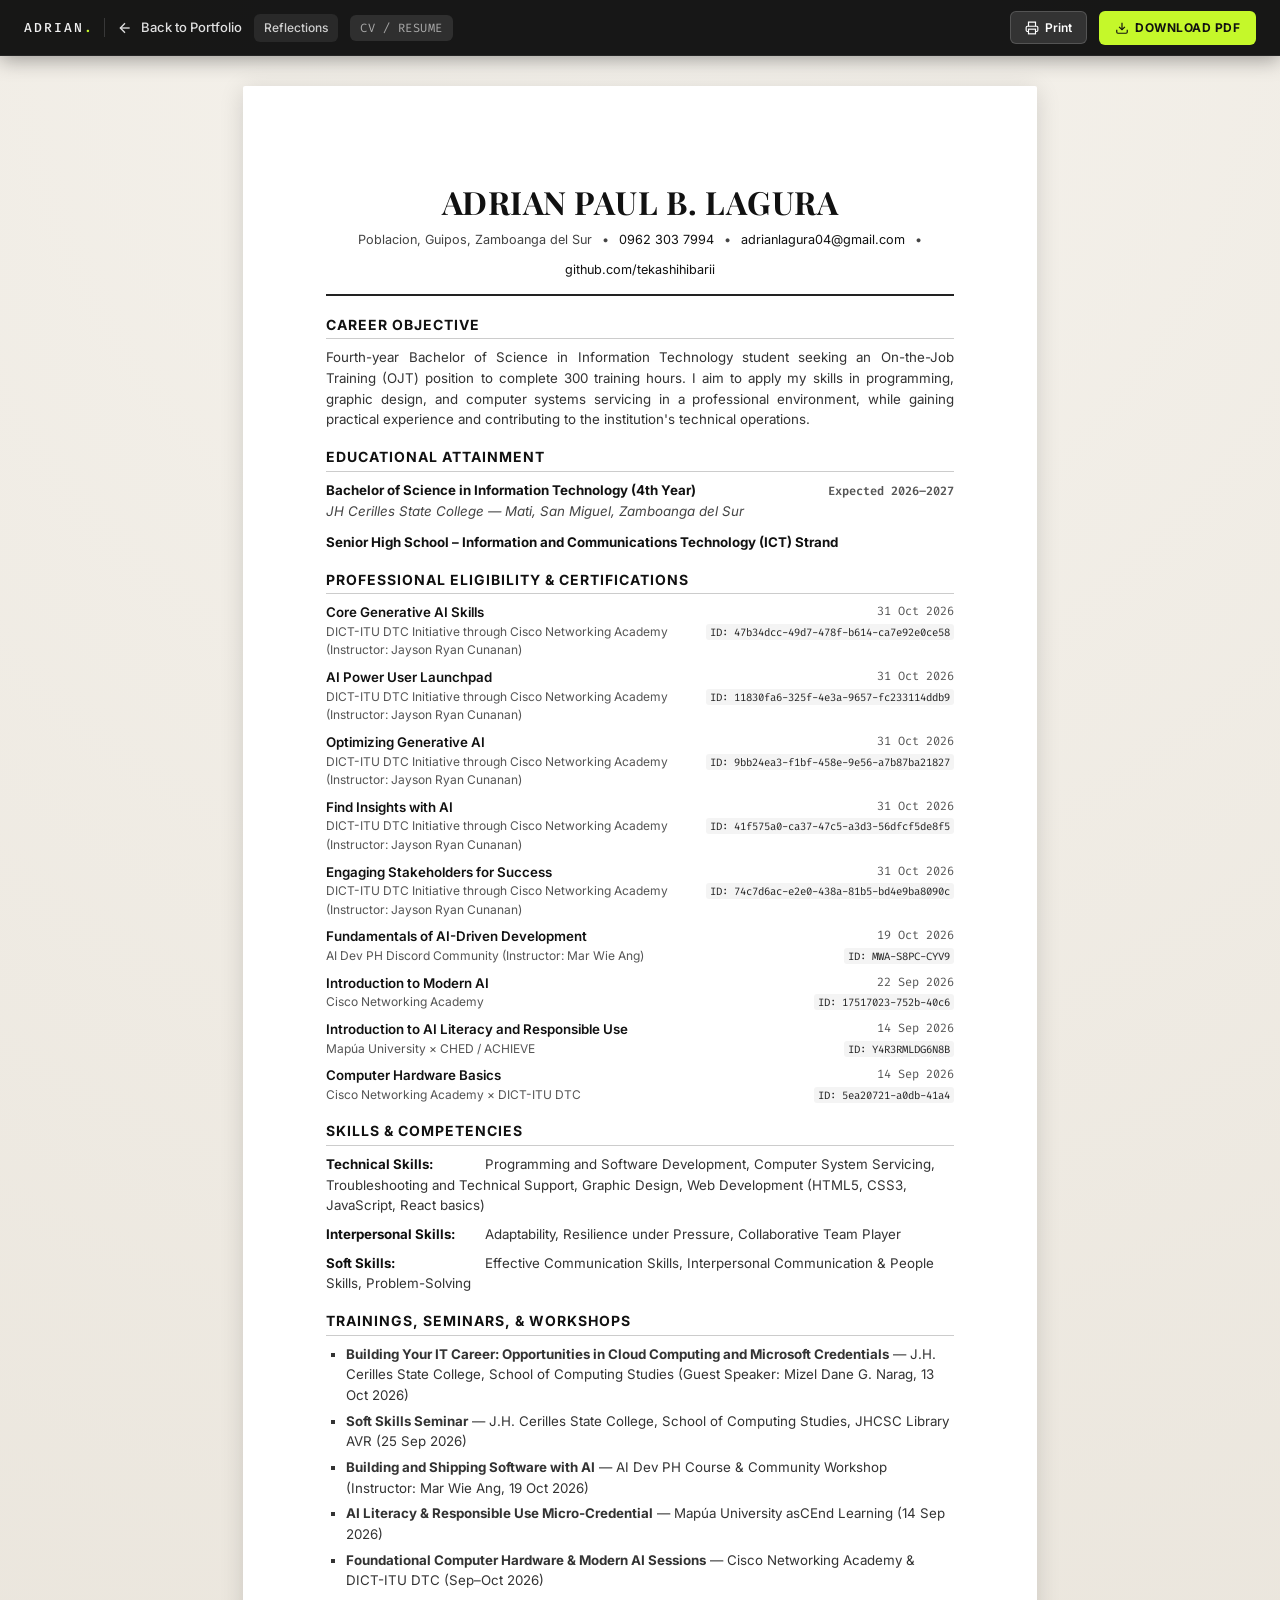
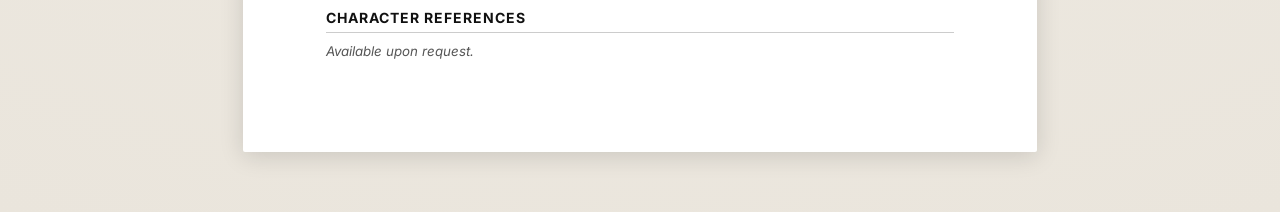
<file: resume.html>
<!DOCTYPE html>
<html lang="en">

<head>
  <meta charset="UTF-8">
  <meta name="viewport" content="width=device-width, initial-scale=1.0">
  <title>Adrian Paul B. Lagura | Resume</title>
  <meta name="description" content="Resume of Adrian Paul B. Lagura, 4th-year BSIT Student seeking OJT position">
  <link rel="icon" type="image/png" sizes="96x96" href="assets/favicon-96.png">

  <!-- Google Fonts -->
  <link rel="preconnect" href="https://fonts.googleapis.com">
  <link rel="preconnect" href="https://fonts.gstatic.com" crossorigin>
  <link
    href="https://fonts.googleapis.com/css2?family=Fira+Code:wght@400;500&family=Inter:wght@300;400;500;600;700&family=Playfair+Display:ital,wght@0,600;0,700;1,400&display=swap"
    rel="stylesheet">

  <style>
    * {
      margin: 0;
      padding: 0;
      box-sizing: border-box;
    }

    body {
      background: #f0ede8;
      font-family: 'Inter', -apple-system, BlinkMacSystemFont, "Segoe UI", Roboto, sans-serif;
      color: #1a1a1a;
      line-height: 1.5;
    }

    :focus-visible {
      outline: 2px solid #c5f82a;
      outline-offset: 2px;
      border-radius: 4px;
    }

    /* Fixed Top Toolbar */
    .toolbar {
      position: fixed;
      top: 0;
      left: 0;
      right: 0;
      min-height: 56px;
      background: rgba(14, 14, 14, 0.96);
      border-bottom: 1px solid #262626;
      display: flex;
      align-items: center;
      justify-content: space-between;
      padding: 8px 1.5rem;
      z-index: 100;
      box-shadow: 0 4px 20px rgba(0, 0, 0, 0.35);
      gap: 1rem;
      flex-wrap: wrap;
    }

    .toolbar-brand {
      font-family: 'Fira Code', monospace;
      font-size: 13px;
      font-weight: 500;
      letter-spacing: 2px;
      color: #f2f2f2;
      padding-right: 10px;
      border-right: 1px solid rgba(255, 255, 255, 0.14);
    }

    .toolbar-left,
    .toolbar-right {
      display: flex;
      align-items: center;
      gap: 12px;
      flex-wrap: wrap;
    }

    .back-link {
      color: #e0e0e0;
      text-decoration: none;
      font-family: 'Inter', sans-serif;
      font-size: 13px;
      font-weight: 500;
      display: flex;
      align-items: center;
      gap: 8px;
      transition: color 0.2s ease;
      white-space: nowrap;
    }

    .back-link:hover {
      color: #c5f82a;
    }

    .toolbar-nav-link {
      color: #cfcfcf;
      text-decoration: none;
      font-family: 'Inter', sans-serif;
      font-size: 12px;
      font-weight: 500;
      padding: 5px 10px;
      border-radius: 6px;
      background: rgba(255, 255, 255, 0.08);
      transition: color 0.2s ease, background 0.2s ease;
      white-space: nowrap;
    }

    .toolbar-nav-link:hover {
      color: #c5f82a;
      background: rgba(255, 255, 255, 0.14);
    }

    .doc-badge {
      background: rgba(255, 255, 255, 0.1);
      color: #aaa;
      padding: 4px 10px;
      border-radius: 6px;
      font-size: 12px;
      font-family: 'Fira Code', monospace;
      letter-spacing: 0.5px;
    }

    .dl-btn {
      display: flex;
      align-items: center;
      gap: 6px;
      background: #c5f82a;
      color: #111;
      font-family: 'Inter', sans-serif;
      font-size: 12px;
      font-weight: 700;
      letter-spacing: 0.5px;
      text-transform: uppercase;
      padding: 8px 16px;
      border-radius: 6px;
      border: none;
      cursor: pointer;
      text-decoration: none;
      transition: background 0.2s, transform 0.1s;
      white-space: nowrap;
    }

    .dl-btn:hover {
      background: #b1e025;
      transform: translateY(-1px);
    }

    .print-btn {
      display: flex;
      align-items: center;
      gap: 6px;
      background: rgba(255, 255, 255, 0.12);
      color: #fff;
      font-family: 'Inter', sans-serif;
      font-size: 12px;
      font-weight: 600;
      padding: 8px 14px;
      border-radius: 6px;
      border: 1px solid rgba(255, 255, 255, 0.16);
      cursor: pointer;
      transition: background 0.2s;
      white-space: nowrap;
    }

    .print-btn:hover {
      background: rgba(255, 255, 255, 0.2);
    }

    /* Page Area */
    .page-shadow {
      padding-top: 86px;
      padding-bottom: 60px;
      min-height: 100vh;
      background: radial-gradient(circle at 50% 0%, #f5f2ec 0%, #eae5dc 100%);
      display: flex;
      flex-direction: column;
      align-items: center;
    }

    /* A4 Resume Paper */
    .resume-sheet {
      background: #ffffff;
      width: 210mm;
      min-height: 297mm;
      padding: 24mm 22mm;
      box-shadow: 0 4px 24px rgba(0, 0, 0, 0.14);
      border-radius: 2px;
      box-sizing: border-box;
      font-size: 10pt;
      line-height: 1.55;
      color: #222;
      position: relative;
    }

    /* Header */
    .resume-header {
      text-align: center;
      border-bottom: 2px solid #222;
      padding-bottom: 14px;
      margin-bottom: 18px;
    }

    .resume-name {
      font-family: 'Playfair Display', Georgia, serif;
      font-size: 24pt;
      font-weight: 700;
      letter-spacing: 0.5px;
      color: #111;
      text-transform: uppercase;
      margin-bottom: 4px;
    }

    .resume-contact {
      font-size: 9.5pt;
      color: #444;
      display: flex;
      justify-content: center;
      flex-wrap: wrap;
      gap: 10px;
    }

    .resume-contact a {
      color: #111;
      text-decoration: none;
    }

    .resume-contact a:hover {
      text-decoration: underline;
    }

    /* Section Styles */
    .resume-section {
      margin-bottom: 16px;
    }

    .section-heading {
      font-size: 10.5pt;
      font-weight: 700;
      text-transform: uppercase;
      letter-spacing: 1px;
      color: #111;
      border-bottom: 1px solid #ccc;
      padding-bottom: 3px;
      margin-bottom: 8px;
    }

    p.objective-text {
      text-align: justify;
      color: #333;
    }

    .entry {
      margin-bottom: 10px;
    }

    .entry:last-child {
      margin-bottom: 0;
    }

    .entry-header {
      display: flex;
      justify-content: space-between;
      align-items: baseline;
      font-weight: 600;
      color: #111;
    }

    .entry-title {
      font-weight: 700;
      color: #111;
    }

    .entry-date {
      font-size: 9pt;
      color: #555;
      font-family: 'Fira Code', monospace;
    }

    .entry-sub {
      font-style: italic;
      color: #444;
      margin-top: 1px;
    }

    .skills-block {
      margin-bottom: 8px;
    }

    .skills-block strong {
      display: inline-block;
      width: 155px;
      color: #111;
    }

    .skills-block span {
      color: #333;
    }

    .cert-item {
      display: flex;
      justify-content: space-between;
      align-items: flex-start;
      gap: 12px;
      margin-bottom: 7px;
    }

    .cert-item-title {
      font-weight: 600;
      color: #111;
    }

    .cert-item-issuer {
      color: #555;
      font-size: 9pt;
    }

    .cert-item-meta {
      text-align: right;
      flex-shrink: 0;
    }

    .cert-item-id {
      font-family: 'Fira Code', monospace;
      font-size: 8pt;
      background: #f4f4f4;
      padding: 1px 4px;
      border-radius: 3px;
    }

    ul.clean-list {
      list-style-type: square;
      padding-left: 20px;
      color: #333;
    }

    ul.clean-list li {
      margin-bottom: 5px;
    }

    @media print {
      @page {
        size: A4;
        margin: 12mm;
      }

      .toolbar {
        display: none !important;
      }

      body {
        background: #fff;
      }

      .page-shadow {
        padding: 0;
        background: #fff;
      }

      .resume-sheet {
        box-shadow: none;
        margin: 0;
        width: 100%;
        padding: 0;
      }
    }

    @media (max-width: 900px) {
      .page-shadow {
        padding-top: 108px;
      }

      .resume-sheet {
        width: 100%;
        margin: 0;
        padding: 16mm 12mm;
        border-radius: 0;
      }

      .skills-block strong {
        display: block;
        margin-bottom: 2px;
      }

      .entry-header,
      .cert-item {
        flex-direction: column;
        gap: 4px;
      }

      .cert-item-meta {
        text-align: left;
      }
    }
  </style>
</head>

<body>
  <header class="toolbar">
    <div class="toolbar-left">
      <span class="toolbar-brand">ADRIAN<span style="color: #c5f82a;">.</span></span>
      <a href="index.html" class="back-link" title="Return to Adrian's Portfolio">
        <svg width="16" height="16" viewBox="0 0 24 24" fill="none" stroke="currentColor" stroke-width="2"
          aria-hidden="true">
          <line x1="19" y1="12" x2="5" y2="12" />
          <polyline points="12 19 5 12 12 5" />
        </svg>
        Back to Portfolio
      </a>
      <a href="reflection.html" class="toolbar-nav-link">Reflections</a>
      <span class="doc-badge">CV / RESUME</span>
    </div>

    <div class="toolbar-right">
      <button class="print-btn" type="button" onclick="window.print()">
        <svg width="14" height="14" viewBox="0 0 24 24" fill="none" stroke="currentColor" stroke-width="2"
          aria-hidden="true">
          <polyline points="6 9 6 2 18 2 18 9"></polyline>
          <path d="M6 18H4a2 2 0 0 1-2-2v-5a2 2 0 0 1 2-2h16a2 2 0 0 1 2 2v5a2 2 0 0 1-2 2h-2"></path>
          <rect x="6" y="14" width="12" height="8"></rect>
        </svg>
        Print
      </button>
      <a href="assets/adrian-lagura-resume.pdf" download="Adrian_Paul_Lagura_Resume.pdf" class="dl-btn">
        <svg width="14" height="14" viewBox="0 0 24 24" fill="none" stroke="currentColor" stroke-width="2"
          aria-hidden="true">
          <path d="M21 15v4a2 2 0 0 1-2 2H5a2 2 0 0 1-2-2v-4" />
          <polyline points="7 10 12 15 17 10" />
          <line x1="12" y1="15" x2="12" y2="3" />
        </svg>
        Download PDF
      </a>
    </div>
  </header>

  <main class="page-shadow">
    <article class="resume-sheet">
      <!-- HEADER -->
      <header class="resume-header">
        <h1 class="resume-name">Adrian Paul B. Lagura</h1>
        <div class="resume-contact">
          <span>Poblacion, Guipos, Zamboanga del Sur</span>
          <span>&bull;</span>
          <span><a href="tel:09623037994">0962 303 7994</a></span>
          <span>&bull;</span>
          <span><a href="mailto:adrianlagura04@gmail.com">adrianlagura04@gmail.com</a></span>
          <span>&bull;</span>
          <span><a href="https://github.com/tekashihibarii" target="_blank" rel="noopener noreferrer">github.com/tekashihibarii</a></span>
        </div>
      </header>

      <!-- CAREER OBJECTIVE -->
      <section class="resume-section">
        <h2 class="section-heading">Career Objective</h2>
        <p class="objective-text">
          Fourth-year Bachelor of Science in Information Technology student seeking an On-the-Job Training (OJT) position
          to complete 300 training hours. I aim to apply my skills in programming, graphic design, and computer systems
          servicing in a professional environment, while gaining practical experience and contributing to the
          institution's technical operations.
        </p>
      </section>

      <!-- EDUCATIONAL ATTAINMENT -->
      <section class="resume-section">
        <h2 class="section-heading">Educational Attainment</h2>
        <div class="entry">
          <div class="entry-header">
            <span class="entry-title">Bachelor of Science in Information Technology (4th Year)</span>
            <span class="entry-date">Expected 2026&ndash;2027</span>
          </div>
          <div class="entry-sub">JH Cerilles State College &mdash; Mati, San Miguel, Zamboanga del Sur</div>
        </div>
        <div class="entry" style="margin-top: 8px;">
          <div class="entry-header">
            <span class="entry-title">Senior High School &ndash; Information and Communications Technology (ICT) Strand</span>
          </div>
        </div>
      </section>

      <!-- PROFESSIONAL CERTIFICATIONS -->
      <section class="resume-section">
        <h2 class="section-heading">Professional Eligibility &amp; Certifications</h2>
        <div class="cert-item">
          <div>
            <div class="cert-item-title">Core Generative AI Skills</div>
            <div class="cert-item-issuer">DICT-ITU DTC Initiative through Cisco Networking Academy (Instructor: Jayson Ryan Cunanan)</div>
          </div>
          <div class="cert-item-meta">
            <div class="entry-date">31 Oct 2026</div>
            <span class="cert-item-id">ID: 47b34dcc-49d7-478f-b614-ca7e92e0ce58</span>
          </div>
        </div>

        <div class="cert-item">
          <div>
            <div class="cert-item-title">AI Power User Launchpad</div>
            <div class="cert-item-issuer">DICT-ITU DTC Initiative through Cisco Networking Academy (Instructor: Jayson Ryan Cunanan)</div>
          </div>
          <div class="cert-item-meta">
            <div class="entry-date">31 Oct 2026</div>
            <span class="cert-item-id">ID: 11830fa6-325f-4e3a-9657-fc233114ddb9</span>
          </div>
        </div>

        <div class="cert-item">
          <div>
            <div class="cert-item-title">Optimizing Generative AI</div>
            <div class="cert-item-issuer">DICT-ITU DTC Initiative through Cisco Networking Academy (Instructor: Jayson Ryan Cunanan)</div>
          </div>
          <div class="cert-item-meta">
            <div class="entry-date">31 Oct 2026</div>
            <span class="cert-item-id">ID: 9bb24ea3-f1bf-458e-9e56-a7b87ba21827</span>
          </div>
        </div>

        <div class="cert-item">
          <div>
            <div class="cert-item-title">Find Insights with AI</div>
            <div class="cert-item-issuer">DICT-ITU DTC Initiative through Cisco Networking Academy (Instructor: Jayson Ryan Cunanan)</div>
          </div>
          <div class="cert-item-meta">
            <div class="entry-date">31 Oct 2026</div>
            <span class="cert-item-id">ID: 41f575a0-ca37-47c5-a3d3-56dfcf5de8f5</span>
          </div>
        </div>

        <div class="cert-item">
          <div>
            <div class="cert-item-title">Engaging Stakeholders for Success</div>
            <div class="cert-item-issuer">DICT-ITU DTC Initiative through Cisco Networking Academy (Instructor: Jayson Ryan Cunanan)</div>
          </div>
          <div class="cert-item-meta">
            <div class="entry-date">31 Oct 2026</div>
            <span class="cert-item-id">ID: 74c7d6ac-e2e0-438a-81b5-bd4e9ba8090c</span>
          </div>
        </div>

        <div class="cert-item">
          <div>
            <div class="cert-item-title">Fundamentals of AI-Driven Development</div>
            <div class="cert-item-issuer">AI Dev PH Discord Community (Instructor: Mar Wie Ang)</div>
          </div>
          <div class="cert-item-meta">
            <div class="entry-date">19 Oct 2026</div>
            <span class="cert-item-id">ID: MWA-S8PC-CYV9</span>
          </div>
        </div>

        <div class="cert-item">
          <div>
            <div class="cert-item-title">Introduction to Modern AI</div>
            <div class="cert-item-issuer">Cisco Networking Academy</div>
          </div>
          <div class="cert-item-meta">
            <div class="entry-date">22 Sep 2026</div>
            <span class="cert-item-id">ID: 17517023-752b-40c6</span>
          </div>
        </div>

        <div class="cert-item">
          <div>
            <div class="cert-item-title">Introduction to AI Literacy and Responsible Use</div>
            <div class="cert-item-issuer">Map&uacute;a University &times; CHED / ACHIEVE</div>
          </div>
          <div class="cert-item-meta">
            <div class="entry-date">14 Sep 2026</div>
            <span class="cert-item-id">ID: Y4R3RMLDG6N8B</span>
          </div>
        </div>

        <div class="cert-item">
          <div>
            <div class="cert-item-title">Computer Hardware Basics</div>
            <div class="cert-item-issuer">Cisco Networking Academy &times; DICT-ITU DTC</div>
          </div>
          <div class="cert-item-meta">
            <div class="entry-date">14 Sep 2026</div>
            <span class="cert-item-id">ID: 5ea20721-a0db-41a4</span>
          </div>
        </div>
      </section>

      <!-- SKILLS AND COMPETENCIES -->
      <section class="resume-section">
        <h2 class="section-heading">Skills &amp; Competencies</h2>
        <div class="skills-block">
          <strong>Technical Skills:</strong>
          <span>Programming and Software Development, Computer System Servicing, Troubleshooting and Technical Support, Graphic Design, Web Development (HTML5, CSS3, JavaScript, React basics)</span>
        </div>
        <div class="skills-block">
          <strong>Interpersonal Skills:</strong>
          <span>Adaptability, Resilience under Pressure, Collaborative Team Player</span>
        </div>
        <div class="skills-block">
          <strong>Soft Skills:</strong>
          <span>Effective Communication Skills, Interpersonal Communication &amp; People Skills, Problem-Solving</span>
        </div>
      </section>

      <!-- TRAININGS, SEMINARS, AND WORKSHOPS -->
      <section class="resume-section">
        <h2 class="section-heading">Trainings, Seminars, &amp; Workshops</h2>
        <ul class="clean-list">
          <li><strong>Building Your IT Career: Opportunities in Cloud Computing and Microsoft Credentials</strong> &mdash; J.H. Cerilles State College, School of Computing Studies (Guest Speaker: Mizel Dane G. Narag, 13 Oct 2026)</li>
          <li><strong>Soft Skills Seminar</strong> &mdash; J.H. Cerilles State College, School of Computing Studies, JHCSC Library AVR (25 Sep 2026)</li>
          <li><strong>Building and Shipping Software with AI</strong> &mdash; AI Dev PH Course &amp; Community Workshop (Instructor: Mar Wie Ang, 19 Oct 2026)</li>
          <li><strong>AI Literacy &amp; Responsible Use Micro-Credential</strong> &mdash; Map&uacute;a University asCEnd Learning (14 Sep 2026)</li>
          <li><strong>Foundational Computer Hardware &amp; Modern AI Sessions</strong> &mdash; Cisco Networking Academy &amp; DICT-ITU DTC (Sep&ndash;Oct 2026)</li>
        </ul>
      </section>

      <!-- CHARACTER REFERENCES -->
      <section class="resume-section" style="margin-bottom: 0;">
        <h2 class="section-heading">Character References</h2>
        <p style="color: #555; font-style: italic;">Available upon request.</p>
      </section>
    </article>
  </main>
</body>

</html>
</file>
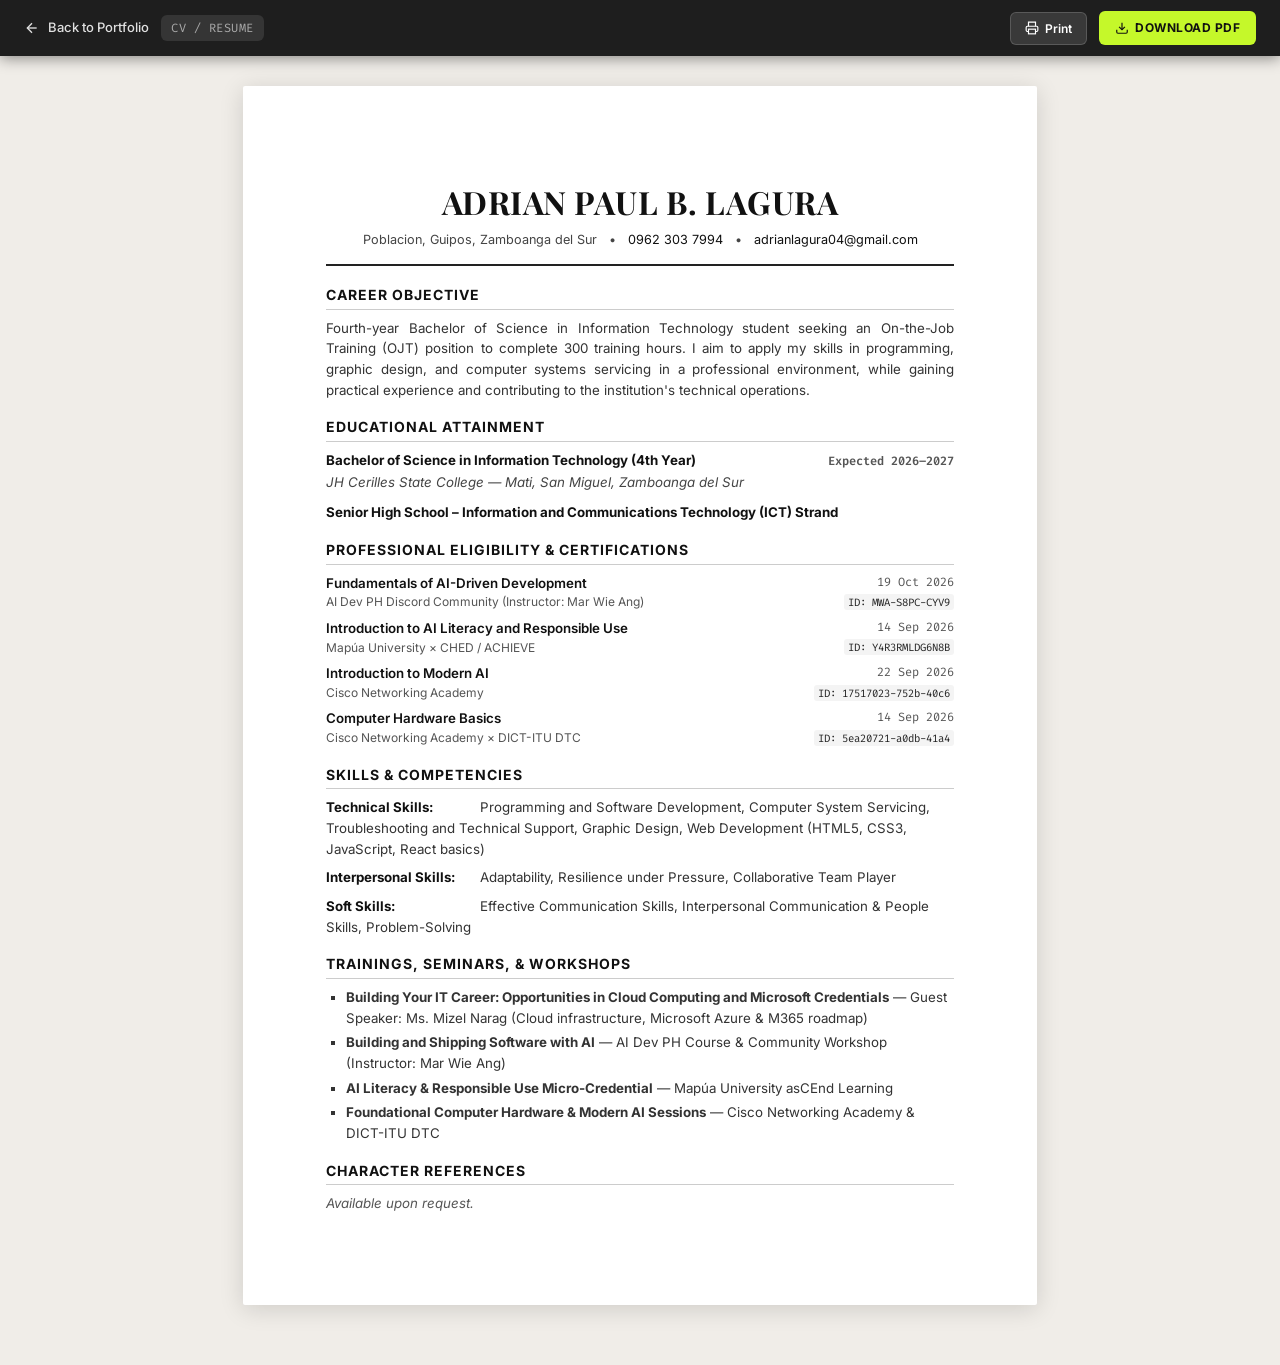
<file: before/resume.html>
<!DOCTYPE html>
<html lang="en">

<head>
  <meta charset="UTF-8">
  <meta name="viewport" content="width=device-width, initial-scale=1.0">
  <title>Adrian Paul B. Lagura | Resume</title>
  <meta name="description" content="Resume of Adrian Paul B. Lagura, 4th-year BSIT Student seeking OJT position">

  <!-- Google Fonts -->
  <link rel="preconnect" href="https://fonts.googleapis.com">
  <link rel="preconnect" href="https://fonts.gstatic.com" crossorigin>
  <link
    href="https://fonts.googleapis.com/css2?family=Fira+Code:wght@400;500&family=Inter:wght@300;400;500;600;700&family=Playfair+Display:ital,wght@0,600;0,700;1,400&display=swap"
    rel="stylesheet">

  <style>
    * {
      margin: 0;
      padding: 0;
      box-sizing: border-box;
    }

    body {
      background: #f0ede8;
      font-family: 'Inter', -apple-system, BlinkMacSystemFont, "Segoe UI", Roboto, sans-serif;
      color: #1a1a1a;
      line-height: 1.5;
    }

    /* Fixed Top Toolbar */
    .toolbar {
      position: fixed;
      top: 0;
      left: 0;
      right: 0;
      min-height: 56px;
      background: #1e1e1e;
      display: flex;
      align-items: center;
      justify-content: space-between;
      padding: 8px 1.5rem;
      z-index: 100;
      box-shadow: 0 2px 14px rgba(0, 0, 0, 0.45);
      gap: 1rem;
      flex-wrap: wrap;
    }

    .toolbar-left,
    .toolbar-right {
      display: flex;
      align-items: center;
      gap: 12px;
    }

    .back-link {
      color: #e0e0e0;
      text-decoration: none;
      font-family: 'Inter', sans-serif;
      font-size: 13px;
      font-weight: 500;
      display: flex;
      align-items: center;
      gap: 8px;
      transition: color 0.2s ease;
      white-space: nowrap;
    }

    .back-link:hover {
      color: #c5f82a;
    }

    .doc-badge {
      background: rgba(255, 255, 255, 0.1);
      color: #aaa;
      padding: 4px 10px;
      border-radius: 6px;
      font-size: 12px;
      font-family: 'Fira Code', monospace;
      letter-spacing: 0.5px;
    }

    .dl-btn {
      display: flex;
      align-items: center;
      gap: 6px;
      background: #c5f82a;
      color: #111;
      font-family: 'Inter', sans-serif;
      font-size: 12px;
      font-weight: 700;
      letter-spacing: 0.5px;
      text-transform: uppercase;
      padding: 8px 16px;
      border-radius: 6px;
      border: none;
      cursor: pointer;
      text-decoration: none;
      transition: background 0.2s, transform 0.1s;
      white-space: nowrap;
    }

    .dl-btn:hover {
      background: #b1e025;
      transform: translateY(-1px);
    }

    .print-btn {
      display: flex;
      align-items: center;
      gap: 6px;
      background: rgba(255, 255, 255, 0.12);
      color: #fff;
      font-family: 'Inter', sans-serif;
      font-size: 12px;
      font-weight: 600;
      padding: 8px 14px;
      border-radius: 6px;
      border: 1px solid rgba(255, 255, 255, 0.16);
      cursor: pointer;
      transition: background 0.2s;
      white-space: nowrap;
    }

    .print-btn:hover {
      background: rgba(255, 255, 255, 0.2);
    }

    /* Page Area */
    .page-shadow {
      padding-top: 86px;
      padding-bottom: 60px;
      min-height: 100vh;
      display: flex;
      flex-direction: column;
      align-items: center;
    }

    /* A4 Resume Paper */
    .resume-sheet {
      background: #ffffff;
      width: 210mm;
      min-height: 297mm;
      padding: 24mm 22mm;
      box-shadow: 0 4px 24px rgba(0, 0, 0, 0.14);
      border-radius: 2px;
      box-sizing: border-box;
      font-size: 10pt;
      line-height: 1.55;
      color: #222;
      position: relative;
    }

    /* Header */
    .resume-header {
      text-align: center;
      border-bottom: 2px solid #222;
      padding-bottom: 14px;
      margin-bottom: 18px;
    }

    .resume-name {
      font-family: 'Playfair Display', Georgia, serif;
      font-size: 24pt;
      font-weight: 700;
      letter-spacing: 0.5px;
      color: #111;
      text-transform: uppercase;
      margin-bottom: 4px;
    }

    .resume-contact {
      font-size: 9.5pt;
      color: #444;
      display: flex;
      justify-content: center;
      flex-wrap: wrap;
      gap: 12px;
    }

    .resume-contact a {
      color: #111;
      text-decoration: none;
    }

    .resume-contact a:hover {
      text-decoration: underline;
    }

    /* Section Styles */
    .resume-section {
      margin-bottom: 16px;
    }

    .section-heading {
      font-size: 10.5pt;
      font-weight: 700;
      text-transform: uppercase;
      letter-spacing: 1px;
      color: #111;
      border-bottom: 1px solid #ccc;
      padding-bottom: 3px;
      margin-bottom: 8px;
    }

    p.objective-text {
      text-align: justify;
      color: #333;
    }

    .entry {
      margin-bottom: 10px;
    }

    .entry:last-child {
      margin-bottom: 0;
    }

    .entry-header {
      display: flex;
      justify-content: space-between;
      align-items: baseline;
      font-weight: 600;
      color: #111;
    }

    .entry-title {
      font-weight: 700;
      color: #111;
    }

    .entry-date {
      font-size: 9pt;
      color: #555;
      font-family: 'Fira Code', monospace;
    }

    .entry-sub {
      font-style: italic;
      color: #444;
      margin-top: 1px;
    }

    .skills-block {
      margin-bottom: 8px;
    }

    .skills-block strong {
      display: inline-block;
      width: 150px;
      color: #111;
    }

    .skills-block span {
      color: #333;
    }

    .cert-item {
      display: flex;
      justify-content: space-between;
      margin-bottom: 6px;
    }

    .cert-item-title {
      font-weight: 600;
      color: #111;
    }

    .cert-item-issuer {
      color: #555;
      font-size: 9pt;
    }

    .cert-item-id {
      font-family: 'Fira Code', monospace;
      font-size: 8pt;
      background: #f4f4f4;
      padding: 1px 4px;
      border-radius: 3px;
    }

    ul.clean-list {
      list-style-type: square;
      padding-left: 20px;
      color: #333;
    }

    ul.clean-list li {
      margin-bottom: 4px;
    }

    @media print {
      .toolbar {
        display: none !important;
      }

      body {
        background: #fff;
      }

      .page-shadow {
        padding: 0;
      }

      .resume-sheet {
        box-shadow: none;
        margin: 0;
        width: 100%;
        padding: 15mm 15mm;
      }
    }

    @media (max-width: 900px) {
      .resume-sheet {
        width: 100%;
        margin: 0;
        padding: 16mm 12mm;
        border-radius: 0;
      }

      .skills-block strong {
        display: block;
        margin-bottom: 2px;
      }

      .entry-header {
        flex-direction: column;
      }
    }
  </style>
</head>

<body>
  <header class="toolbar">
    <div class="toolbar-left">
      <a href="index.html" class="back-link" title="Return to Adrian's Portfolio">
        <svg width="16" height="16" viewBox="0 0 24 24" fill="none" stroke="currentColor" stroke-width="2">
          <line x1="19" y1="12" x2="5" y2="12" />
          <polyline points="12 19 5 12 12 5" />
        </svg>
        Back to Portfolio
      </a>
      <span class="doc-badge">CV / RESUME</span>
    </div>

    <div class="toolbar-right">
      <button class="print-btn" onclick="window.print()">
        <svg width="14" height="14" viewBox="0 0 24 24" fill="none" stroke="currentColor" stroke-width="2">
          <polyline points="6 9 6 2 18 2 18 9"></polyline>
          <path d="M6 18H4a2 2 0 0 1-2-2v-5a2 2 0 0 1 2-2h16a2 2 0 0 1 2 2v5a2 2 0 0 1-2 2h-2"></path>
          <rect x="6" y="14" width="12" height="8"></rect>
        </svg>
        Print
      </button>
      <a href="assets/adrian-lagura-resume.pdf" download="Adrian_Paul_Lagura_Resume.pdf" class="dl-btn">
        <svg width="14" height="14" viewBox="0 0 24 24" fill="none" stroke="currentColor" stroke-width="2">
          <path d="M21 15v4a2 2 0 0 1-2 2H5a2 2 0 0 1-2-2v-4" />
          <polyline points="7 10 12 15 17 10" />
          <line x1="12" y1="15" x2="12" y2="3" />
        </svg>
        Download PDF
      </a>
    </div>
  </header>

  <main class="page-shadow">
    <article class="resume-sheet">
      <!-- HEADER -->
      <header class="resume-header">
        <h1 class="resume-name">Adrian Paul B. Lagura</h1>
        <div class="resume-contact">
          <span>Poblacion, Guipos, Zamboanga del Sur</span>
          <span>&bull;</span>
          <span><a href="tel:09623037994">0962 303 7994</a></span>
          <span>&bull;</span>
          <span><a href="mailto:adrianlagura04@gmail.com">adrianlagura04@gmail.com</a></span>
        </div>
      </header>

      <!-- CAREER OBJECTIVE -->
      <section class="resume-section">
        <h2 class="section-heading">Career Objective</h2>
        <p class="objective-text">
          Fourth-year Bachelor of Science in Information Technology student seeking an On-the-Job Training (OJT) position
          to complete 300 training hours. I aim to apply my skills in programming, graphic design, and computer systems
          servicing in a professional environment, while gaining practical experience and contributing to the
          institution's technical operations.
        </p>
      </section>

      <!-- EDUCATIONAL ATTAINMENT -->
      <section class="resume-section">
        <h2 class="section-heading">Educational Attainment</h2>
        <div class="entry">
          <div class="entry-header">
            <span class="entry-title">Bachelor of Science in Information Technology (4th Year)</span>
            <span class="entry-date">Expected 2026–2027</span>
          </div>
          <div class="entry-sub">JH Cerilles State College — Mati, San Miguel, Zamboanga del Sur</div>
        </div>
        <div class="entry" style="margin-top: 8px;">
          <div class="entry-header">
            <span class="entry-title">Senior High School – Information and Communications Technology (ICT) Strand</span>
          </div>
        </div>
      </section>

      <!-- PROFESSIONAL CERTIFICATIONS -->
      <section class="resume-section">
        <h2 class="section-heading">Professional Eligibility &amp; Certifications</h2>
        <div class="cert-item">
          <div>
            <div class="cert-item-title">Fundamentals of AI-Driven Development</div>
            <div class="cert-item-issuer">AI Dev PH Discord Community (Instructor: Mar Wie Ang)</div>
          </div>
          <div style="text-align: right;">
            <div class="entry-date">19 Oct 2026</div>
            <span class="cert-item-id">ID: MWA-S8PC-CYV9</span>
          </div>
        </div>

        <div class="cert-item" style="margin-top: 6px;">
          <div>
            <div class="cert-item-title">Introduction to AI Literacy and Responsible Use</div>
            <div class="cert-item-issuer">Map&uacute;a University &times; CHED / ACHIEVE</div>
          </div>
          <div style="text-align: right;">
            <div class="entry-date">14 Sep 2026</div>
            <span class="cert-item-id">ID: Y4R3RMLDG6N8B</span>
          </div>
        </div>

        <div class="cert-item" style="margin-top: 6px;">
          <div>
            <div class="cert-item-title">Introduction to Modern AI</div>
            <div class="cert-item-issuer">Cisco Networking Academy</div>
          </div>
          <div style="text-align: right;">
            <div class="entry-date">22 Sep 2026</div>
            <span class="cert-item-id">ID: 17517023-752b-40c6</span>
          </div>
        </div>

        <div class="cert-item" style="margin-top: 6px;">
          <div>
            <div class="cert-item-title">Computer Hardware Basics</div>
            <div class="cert-item-issuer">Cisco Networking Academy &times; DICT-ITU DTC</div>
          </div>
          <div style="text-align: right;">
            <div class="entry-date">14 Sep 2026</div>
            <span class="cert-item-id">ID: 5ea20721-a0db-41a4</span>
          </div>
        </div>
      </section>

      <!-- SKILLS AND COMPETENCIES -->
      <section class="resume-section">
        <h2 class="section-heading">Skills &amp; Competencies</h2>
        <div class="skills-block">
          <strong>Technical Skills:</strong>
          <span>Programming and Software Development, Computer System Servicing, Troubleshooting and Technical Support, Graphic Design, Web Development (HTML5, CSS3, JavaScript, React basics)</span>
        </div>
        <div class="skills-block">
          <strong>Interpersonal Skills:</strong>
          <span>Adaptability, Resilience under Pressure, Collaborative Team Player</span>
        </div>
        <div class="skills-block">
          <strong>Soft Skills:</strong>
          <span>Effective Communication Skills, Interpersonal Communication &amp; People Skills, Problem-Solving</span>
        </div>
      </section>

      <!-- TRAININGS, SEMINARS, AND WORKSHOPS -->
      <section class="resume-section">
        <h2 class="section-heading">Trainings, Seminars, &amp; Workshops</h2>
        <ul class="clean-list">
          <li><strong>Building Your IT Career: Opportunities in Cloud Computing and Microsoft Credentials</strong> &mdash; Guest Speaker: Ms. Mizel Narag (Cloud infrastructure, Microsoft Azure &amp; M365 roadmap)</li>
          <li><strong>Building and Shipping Software with AI</strong> &mdash; AI Dev PH Course &amp; Community Workshop (Instructor: Mar Wie Ang)</li>
          <li><strong>AI Literacy &amp; Responsible Use Micro-Credential</strong> &mdash; Map&uacute;a University asCEnd Learning</li>
          <li><strong>Foundational Computer Hardware &amp; Modern AI Sessions</strong> &mdash; Cisco Networking Academy &amp; DICT-ITU DTC</li>
        </ul>
      </section>

      <!-- CHARACTER REFERENCES -->
      <section class="resume-section" style="margin-bottom: 0;">
        <h2 class="section-heading">Character References</h2>
        <p style="color: #555; font-style: italic;">Available upon request.</p>
      </section>
    </article>
  </main>
</body>

</html>
</file>
<file: style.css>
/* CSS Reset & Design Tokens */
:root {
    --bg-color: #0a0a0a;
    --text-primary: #f2f2f2;
    --text-secondary: #a1a1a1;
    --accent-color: #c5f82a;
    --accent-hover: #b4e622;
    --accent-soft: rgba(197, 248, 42, 0.12);
    --accent-border: rgba(197, 248, 42, 0.32);
    --text-on-accent: #0a0a0a;
    --border-color: #242424;
    --border-hover: #3a3a3a;
    --card-bg: #121212;
    --card-bg-elevated: #181818;

    --font-heading: 'Playfair Display', serif;
    --font-body: 'Inter', sans-serif;
    --font-mono: 'Fira Code', monospace;

    --nav-bg: rgba(10, 10, 10, 0.94);
    --btn-hover-bg: rgba(255, 255, 255, 0.06);
    --shadow-color: rgba(0, 0, 0, 0.45);
    --overlay-bg: rgba(0, 0, 0, 0.78);
    --code-bg: rgba(255, 255, 255, 0.06);
}

html.light-theme,
body.light-theme {
    --bg-color: #f6f5f2;
    --text-primary: #111111;
    --text-secondary: #525252;
    --accent-color: #4a6400;
    --accent-hover: #3b5000;
    --accent-soft: rgba(74, 100, 0, 0.1);
    --accent-border: rgba(74, 100, 0, 0.28);
    --text-on-accent: #ffffff;
    --border-color: #dedcd6;
    --border-hover: #b8b5ad;
    --card-bg: #ffffff;
    --card-bg-elevated: #efede8;

    --nav-bg: rgba(246, 245, 242, 0.94);
    --btn-hover-bg: rgba(0, 0, 0, 0.05);
    --shadow-color: rgba(0, 0, 0, 0.08);
    --overlay-bg: rgba(255, 255, 255, 0.86);
    --code-bg: rgba(0, 0, 0, 0.06);
}

* {
    margin: 0;
    padding: 0;
    box-sizing: border-box;
}

html {
    scroll-behavior: smooth;
    font-size: 16px;
}

body {
    background-color: var(--bg-color);
    color: var(--text-primary);
    font-family: var(--font-body);
    line-height: 1.65;
    overflow-x: clip;
    transition: background-color 0.15s ease;
}

/* Focus accessibility */
:focus-visible {
    outline: 2px solid var(--accent-color);
    outline-offset: 3px;
    border-radius: 4px;
}

/* Skip Link */
.skip-link {
    position: fixed;
    top: -120px;
    left: 1rem;
    z-index: 3000;
    background: var(--accent-color);
    color: var(--text-on-accent);
    font-family: var(--font-mono);
    font-size: 0.8rem;
    font-weight: 600;
    padding: 0.75rem 1.25rem;
    border-radius: 8px;
    text-transform: uppercase;
    letter-spacing: 1px;
    transition: top 0.2s ease;
}

.skip-link:focus {
    top: 1rem;
}

/* Scroll Progress Bar */
.scroll-progress-container {
    position: fixed;
    top: 0;
    left: 0;
    right: 0;
    height: 3px;
    background: transparent;
    z-index: 2005;
    pointer-events: none;
}

.scroll-progress-bar {
    height: 100%;
    width: 100%;
    background-color: var(--accent-color);
    transform-origin: left center;
    transform: scaleX(0);
    will-change: transform;
}

/* Ambient Architectural Backdrop */
.ambient-bg {
    position: absolute;
    top: 0;
    left: 0;
    right: 0;
    height: 680px;
    pointer-events: none;
    z-index: -1;
    background: radial-gradient(640px circle at 84% 16%, var(--accent-soft), transparent 70%);
}

::selection {
    background-color: var(--accent-color);
    color: var(--text-on-accent);
}

a {
    text-decoration: none;
    color: inherit;
    transition: color 0.25s ease;
}

/* Typography Utilities */
.accent {
    color: var(--accent-color);
}

.section-header {
    font-family: var(--font-mono);
    font-size: 0.82rem;
    color: var(--text-secondary);
    display: flex;
    align-items: center;
    gap: 0.9rem;
    margin-bottom: 1.5rem;
    text-transform: uppercase;
    letter-spacing: 2px;
}

.section-num {
    color: var(--accent-color);
    font-weight: 500;
}

.section-title {
    font-family: var(--font-heading);
    font-size: clamp(2rem, 3.6vw, 3.25rem);
    font-weight: 400;
    margin-bottom: 2rem;
    line-height: 1.12;
    letter-spacing: -0.02em;
}

/* Navbar */
.navbar {
    position: fixed;
    top: 0;
    width: 100%;
    padding: 1.25rem 4rem;
    display: flex;
    justify-content: space-between;
    align-items: center;
    background: var(--nav-bg);
    z-index: 1000;
    border-bottom: 1px solid transparent;
    transition: border-color 0.2s ease, background-color 0.15s ease;
}

.navbar.scrolled {
    border-bottom-color: var(--border-color);
    box-shadow: 0 10px 30px rgba(0, 0, 0, 0.25);
}

html.light-theme .navbar.scrolled,
body.light-theme .navbar.scrolled {
    box-shadow: 0 10px 30px rgba(0, 0, 0, 0.06);
}

.logo,
.footer-logo {
    font-family: var(--font-mono);
    font-weight: 500;
    font-size: 1.15rem;
    letter-spacing: 2px;
}

.nav-links {
    display: flex;
    list-style: none;
    gap: 2.4rem;
}

.nav-links a {
    font-family: var(--font-mono);
    font-size: 0.78rem;
    text-transform: uppercase;
    letter-spacing: 2px;
    color: var(--text-secondary);
    padding: 0.3rem 0;
    position: relative;
}

.nav-links a::after {
    content: "";
    position: absolute;
    left: 0;
    right: 0;
    bottom: 0;
    height: 1.5px;
    background: var(--accent-color);
    transform: scaleX(0);
    transform-origin: left;
    transition: transform 0.25s ease;
}

.nav-links a:hover,
.nav-links a.active {
    color: var(--accent-color);
}

.nav-links a:hover::after,
.nav-links a.active::after {
    transform: scaleX(1);
}

.nav-right {
    display: flex;
    align-items: center;
    gap: 1rem;
}

/* Theme Toggle Button */
.theme-toggle {
    background: transparent;
    border: 1px solid transparent;
    border-radius: 50%;
    color: var(--text-primary);
    cursor: pointer;
    padding: 0.5rem;
    display: flex;
    align-items: center;
    justify-content: center;
    transition: color 0.25s ease, border-color 0.25s ease, background-color 0.25s ease;
}

.theme-toggle svg {
    transition: transform 0.35s ease;
}

.theme-toggle:hover {
    color: var(--accent-color);
    border-color: var(--border-color);
    background: var(--btn-hover-bg);
}

.theme-toggle:hover svg {
    transform: rotate(-16deg) scale(1.06);
}

#sunIcon {
    display: none;
}

html.light-theme #moonIcon,
body.light-theme #moonIcon {
    display: none;
}

html.light-theme #sunIcon,
body.light-theme #sunIcon {
    display: block;
}

.resume-btn {
    font-family: var(--font-mono);
    font-size: 0.76rem;
    padding: 0.55rem 1.25rem;
    border: 1px solid var(--border-color);
    border-radius: 50px;
    letter-spacing: 1px;
    text-transform: uppercase;
    transition: border-color 0.25s ease, background-color 0.25s ease, color 0.25s ease;
}

.resume-btn:hover {
    border-color: var(--accent-color);
    color: var(--accent-color);
    background: var(--btn-hover-bg);
}

/* Hamburger Menu */
.hamburger,
.close-btn {
    background: none;
    border: none;
    padding: 0;
    font: inherit;
    color: inherit;
}

.hamburger {
    display: none;
    flex-direction: column;
    gap: 6px;
    cursor: pointer;
    padding: 4px;
    z-index: 1001;
}

.hamburger .bar {
    width: 28px;
    height: 2px;
    background-color: var(--text-primary);
    transition: transform 0.25s ease, opacity 0.25s ease;
}

/* Sidebar */
.sidebar {
    position: fixed;
    top: 0;
    right: 0;
    width: min(310px, 85vw);
    height: 100vh;
    background: var(--card-bg);
    border-left: 1px solid var(--border-color);
    z-index: 2000;
    display: flex;
    flex-direction: column;
    padding: 5.5rem 2.5rem 2.5rem;
    transform: translate3d(100%, 0, 0);
    visibility: hidden;
    will-change: transform;
    transition: transform 0.3s cubic-bezier(0.22, 1, 0.36, 1), visibility 0.3s;
    overflow-y: auto;
}

.sidebar.open {
    transform: translate3d(0, 0, 0);
    visibility: visible;
}

.close-btn {
    position: absolute;
    top: 1.5rem;
    right: 1.5rem;
    font-size: 2.2rem;
    cursor: pointer;
    color: var(--text-secondary);
    transition: color 0.25s ease;
    line-height: 1;
    width: 40px;
    height: 40px;
    display: grid;
    place-items: center;
}

.close-btn:hover {
    color: var(--accent-color);
}

.sidebar-links {
    list-style: none;
    display: flex;
    flex-direction: column;
    gap: 1.6rem;
    margin-bottom: 2.5rem;
}

.sidebar-links a {
    font-family: var(--font-mono);
    font-size: 1.05rem;
    text-transform: uppercase;
    letter-spacing: 2px;
    color: var(--text-secondary);
}

.sidebar-links a:hover,
.sidebar-links a.active {
    color: var(--accent-color);
}

.sidebar-actions {
    display: flex;
    flex-direction: column;
    gap: 1rem;
    align-items: stretch;
    width: 100%;
}

.sidebar-resume {
    text-align: center;
    width: 100%;
}

.sidebar-overlay {
    position: fixed;
    inset: 0;
    background: var(--overlay-bg);
    z-index: 1999;
    opacity: 0;
    visibility: hidden;
    transition: opacity 0.28s ease, visibility 0.28s ease;
}

.sidebar-overlay.open {
    opacity: 1;
    visibility: visible;
}

/* Main Layout */
main {
    padding: 0 4rem;
    max-width: 1440px;
    margin: 0 auto;
}

section {
    padding: 5.5rem 0;
    scroll-margin-top: 72px;
    position: relative;
    contain: layout style;
}

main > section + section::before {
    content: "";
    position: absolute;
    top: 0;
    left: 0;
    right: 0;
    height: 1px;
    background: linear-gradient(90deg, transparent, var(--border-color) 18%, var(--border-color) 82%, transparent);
}

/* Intro Section */
.intro-section {
    display: grid;
    grid-template-columns: 1.15fr 0.85fr;
    gap: 3.5rem;
    align-items: center;
    position: relative;
    min-height: 100vh;
    padding: 7rem 0 4.5rem;
}

.availability-pill {
    display: inline-flex;
    align-items: center;
    gap: 0.6rem;
    font-family: var(--font-mono);
    font-size: 0.76rem;
    letter-spacing: 1px;
    text-transform: uppercase;
    color: var(--accent-color);
    background: var(--accent-soft);
    border: 1px solid var(--accent-border);
    padding: 0.4rem 0.9rem;
    border-radius: 999px;
    margin-bottom: 1.4rem;
}

.status-dot {
    width: 8px;
    height: 8px;
    border-radius: 50%;
    background-color: var(--accent-color);
    box-shadow: 0 0 0 3px var(--accent-soft);
}

.subtitle {
    font-family: var(--font-mono);
    font-size: 0.85rem;
    color: var(--text-secondary);
    margin-bottom: 1.25rem;
    letter-spacing: 2px;
    text-transform: uppercase;
}

.dash {
    margin: 0 0.4rem;
}

.main-title {
    font-family: var(--font-heading);
    font-size: clamp(2.5rem, 5.2vw, 4.75rem);
    font-weight: 400;
    line-height: 1.06;
    margin-bottom: 1.6rem;
    letter-spacing: -0.03em;
}

.title-italic {
    font-style: italic;
    color: var(--accent-color);
    font-weight: 400;
}

.description {
    font-size: clamp(1rem, 1.35vw, 1.18rem);
    color: var(--text-secondary);
    margin-bottom: 2.5rem;
    max-width: 54ch;
}

.cta-buttons {
    display: flex;
    flex-wrap: wrap;
    align-items: center;
    gap: 1.1rem;
}

.hero-proof {
    margin-top: 2.25rem;
    padding-top: 1.25rem;
    border-top: 1px solid var(--border-color);
    display: flex;
    flex-wrap: wrap;
    align-items: center;
    gap: 0.55rem 0.85rem;
    font-family: var(--font-mono);
    font-size: 0.74rem;
    letter-spacing: 0.8px;
    color: var(--text-secondary);
    max-width: 56ch;
}

.hero-proof .proof-sep {
    color: var(--accent-color);
}

.primary-btn,
.secondary-btn,
.submit-btn {
    display: inline-flex;
    align-items: center;
    justify-content: center;
    gap: 0.5rem;
    font-family: var(--font-mono);
    font-size: 0.84rem;
    padding: 0.92rem 1.85rem;
    border-radius: 50px;
    letter-spacing: 1px;
    font-weight: 500;
    cursor: pointer;
    text-transform: uppercase;
    transition: background-color 0.25s ease, color 0.25s ease, border-color 0.25s ease, transform 0.2s ease;
    border: 1px solid transparent;
}

.primary-btn,
.submit-btn {
    background-color: var(--accent-color);
    color: var(--text-on-accent);
}

.primary-btn:hover,
.submit-btn:hover {
    background-color: var(--accent-hover);
    transform: translateY(-2px);
}

.secondary-btn {
    background-color: transparent;
    color: var(--text-primary);
    border-color: var(--border-color);
}

.secondary-btn:hover {
    border-color: var(--accent-color);
    color: var(--accent-color);
    background: var(--btn-hover-bg);
}

.text-cta {
    font-family: var(--font-mono);
    font-size: 0.82rem;
    letter-spacing: 1.2px;
    text-transform: uppercase;
    color: var(--text-secondary);
    padding: 0.5rem 0.25rem;
    border-bottom: 1px solid transparent;
    transition: color 0.25s ease, border-color 0.25s ease;
}

.text-cta:hover {
    color: var(--accent-color);
    border-bottom-color: var(--accent-color);
}

.intro-visual {
    display: flex;
    flex-direction: column;
    align-items: center;
    gap: 0.9rem;
    position: relative;
}

.intro-visual::before {
    content: "";
    position: absolute;
    width: 380px;
    height: 380px;
    border-radius: 50%;
    background: radial-gradient(circle, var(--accent-soft) 0%, transparent 72%);
    z-index: 0;
    pointer-events: none;
}

.intro-image-container {
    width: 100%;
    max-width: 430px;
    aspect-ratio: 9 / 10;
    margin: 0 auto;
    border-radius: 20px;
    overflow: hidden;
    border: 1px solid var(--border-color);
    box-shadow: 0 12px 28px var(--shadow-color);
    position: relative;
    z-index: 1;
    cursor: pointer;
    transition: border-color 0.25s ease;
}

.intro-image-container::after {
    content: "";
    position: absolute;
    inset: 0;
    background: linear-gradient(to top, rgba(0, 0, 0, 0.5) 0%, transparent 30%);
    pointer-events: none;
    z-index: 2;
}

.intro-image-container:hover {
    border-color: var(--accent-color);
}

.portrait-mode-pill {
    position: absolute;
    bottom: 14px;
    left: 14px;
    z-index: 3;
    font-family: var(--font-mono);
    font-size: 0.68rem;
    letter-spacing: 0.8px;
    text-transform: uppercase;
    color: #f5f5f5;
    background: rgba(14, 14, 14, 0.86);
    border: 1px solid rgba(255, 255, 255, 0.16);
    padding: 0.35rem 0.72rem;
    border-radius: 999px;
    pointer-events: none;
}

.mode-light-label {
    display: none;
}

html.light-theme .mode-dark-label,
body.light-theme .mode-dark-label {
    display: none;
}

html.light-theme .mode-light-label,
body.light-theme .mode-light-label {
    display: inline;
}

.profile-image,
.profile-glasses-img {
    width: 100%;
    height: 100%;
    object-fit: cover;
    position: absolute;
    inset: 0;
    transition: opacity 0.35s ease;
}

.profile-glasses-img {
    opacity: 0;
}

html.light-theme .profile-image,
body.light-theme .profile-image {
    opacity: 0;
}

html.light-theme .profile-glasses-img,
body.light-theme .profile-glasses-img {
    opacity: 1;
}

.portrait-caption {
    font-family: var(--font-mono);
    font-size: 0.74rem;
    letter-spacing: 0.8px;
    color: var(--text-secondary);
    text-align: center;
    z-index: 1;
}

.scroll-indicator {
    position: absolute;
    bottom: 1.5rem;
    left: 50%;
    transform: translateX(-50%);
    display: flex;
    flex-direction: column;
    align-items: center;
    gap: 0.75rem;
    opacity: 0.55;
    pointer-events: none;
}

.scroll-indicator span {
    font-family: var(--font-mono);
    font-size: 0.68rem;
    letter-spacing: 2px;
}

.scroll-indicator .line {
    width: 1px;
    height: 40px;
    background: linear-gradient(to bottom, var(--text-primary), transparent);
}

@media (max-height: 760px) {
    .scroll-indicator {
        display: none;
    }
}

/* About Section */
.about-grid {
    display: grid;
    grid-template-columns: 1.35fr 0.9fr;
    gap: 3rem;
    align-items: start;
}

.about-text {
    font-size: clamp(1.05rem, 1.35vw, 1.24rem);
    color: var(--text-secondary);
    line-height: 1.8;
}

.about-text p {
    margin-bottom: 1.6rem;
}

.about-text p:last-child {
    margin-bottom: 0;
}

.about-text p:first-child {
    color: var(--text-primary);
}

.about-profile-card {
    background: var(--card-bg);
    border: 1px solid var(--border-color);
    border-radius: 16px;
    padding: 1.75rem;
    display: flex;
    flex-direction: column;
    gap: 1.25rem;
}

.profile-card-eyebrow {
    font-family: var(--font-mono);
    font-size: 0.74rem;
    letter-spacing: 1.8px;
    color: var(--accent-color);
    text-transform: uppercase;
}

.quick-facts {
    display: flex;
    flex-direction: column;
    gap: 1rem;
}

.quick-fact-row {
    padding-bottom: 0.85rem;
    border-bottom: 1px solid var(--border-color);
}

.quick-fact-row:last-child {
    padding-bottom: 0;
    border-bottom: none;
}

.quick-fact-row dt {
    font-family: var(--font-mono);
    font-size: 0.72rem;
    letter-spacing: 1.2px;
    text-transform: uppercase;
    color: var(--text-secondary);
    margin-bottom: 0.2rem;
}

.quick-fact-row dd {
    font-size: 0.95rem;
    color: var(--text-primary);
    font-weight: 500;
}

.profile-card-btn {
    width: 100%;
    font-size: 0.78rem;
    padding: 0.85rem 1.25rem;
}

.stats-strip {
    margin-top: 3rem;
    display: grid;
    grid-template-columns: repeat(4, 1fr);
    gap: 1.25rem;
}

.stat-item {
    background: var(--card-bg);
    border: 1px solid var(--border-color);
    border-radius: 14px;
    padding: 1.4rem 1.5rem;
    display: flex;
    flex-direction: column;
    gap: 0.35rem;
    position: relative;
    overflow: hidden;
    contain: layout style paint;
    transition: border-color 0.22s ease, transform 0.22s ease;
}

.stat-item:hover {
    border-color: var(--border-hover);
    transform: translateY(-2px);
}

.stat-value {
    font-family: var(--font-heading);
    font-size: 2rem;
    line-height: 1.1;
    color: var(--accent-color);
}

.stat-label {
    font-family: var(--font-mono);
    font-size: 0.74rem;
    letter-spacing: 1.2px;
    text-transform: uppercase;
    color: var(--text-secondary);
}

/* Work / Projects Section */
.work-header-flex {
    display: flex;
    justify-content: space-between;
    align-items: baseline;
    gap: 1rem;
    flex-wrap: wrap;
}

.view-all {
    font-family: var(--font-mono);
    font-size: 0.82rem;
    letter-spacing: 2px;
    color: var(--text-secondary);
    text-transform: uppercase;
}

.view-all:hover {
    color: var(--accent-color);
}

.projects-grid {
    display: grid;
    grid-template-columns: repeat(2, minmax(0, 1fr));
    gap: 1.75rem;
    margin-top: 1rem;
}

.project-card {
    background: var(--card-bg);
    border: 1px solid var(--border-color);
    border-radius: 16px;
    padding: 2rem;
    display: flex;
    flex-direction: column;
    justify-content: space-between;
    gap: 1.75rem;
    position: relative;
    overflow: hidden;
    contain: layout style paint;
    transition: transform 0.25s ease, border-color 0.25s ease;
}

.project-card::before {
    content: "";
    position: absolute;
    top: 0;
    left: 0;
    right: 0;
    height: 2px;
    background: var(--accent-color);
    transform: scaleX(0);
    transform-origin: left;
    transition: transform 0.28s ease;
    z-index: 2;
}

.project-card:hover {
    transform: translateY(-4px);
    border-color: var(--border-hover);
}

.project-card:hover::before {
    transform: scaleX(1);
}

.project-card--featured {
    grid-column: span 2;
    background: linear-gradient(135deg, var(--card-bg-elevated) 0%, var(--card-bg) 100%);
}

.project-featured-layout {
    display: grid;
    grid-template-columns: 1.2fr 0.85fr;
    gap: 2.25rem;
    align-items: stretch;
}

.project-featured-content {
    display: flex;
    flex-direction: column;
    justify-content: space-between;
    gap: 1.5rem;
}

.project-visual-preview {
    background: var(--bg-color);
    border: 1px solid var(--border-color);
    border-radius: 14px;
    overflow: hidden;
    display: flex;
    flex-direction: column;
    box-shadow: 0 8px 20px var(--shadow-color);
}

.preview-chrome {
    display: flex;
    align-items: center;
    justify-content: space-between;
    gap: 0.65rem;
    padding: 0.6rem 0.85rem;
    background: var(--card-bg-elevated);
    border-bottom: 1px solid var(--border-color);
}

.preview-dots {
    display: flex;
    gap: 5px;
}

.preview-dots span {
    width: 7px;
    height: 7px;
    border-radius: 50%;
    background: var(--border-hover);
}

.preview-url {
    font-family: var(--font-mono);
    font-size: 0.62rem;
    color: var(--text-secondary);
    background: var(--bg-color);
    border: 1px solid var(--border-color);
    border-radius: 999px;
    padding: 0.16rem 0.6rem;
    white-space: nowrap;
    overflow: hidden;
    text-overflow: ellipsis;
}

.preview-theme-dot {
    width: 9px;
    height: 9px;
    border-radius: 50%;
    background: var(--accent-color);
    flex-shrink: 0;
}

.preview-stage {
    padding: 1rem 1.1rem;
    display: flex;
    flex-direction: column;
    justify-content: space-between;
    gap: 1rem;
    flex: 1;
}

.preview-nav {
    display: flex;
    align-items: center;
    justify-content: space-between;
}

.preview-brand {
    font-family: var(--font-mono);
    font-size: 0.68rem;
    font-weight: 600;
    letter-spacing: 1.4px;
    color: var(--text-primary);
}

.preview-nav-pills {
    display: flex;
    gap: 5px;
}

.preview-nav-pills span {
    width: 18px;
    height: 4px;
    border-radius: 4px;
    background: var(--border-hover);
}

.preview-hero {
    display: grid;
    grid-template-columns: 1.25fr 0.75fr;
    gap: 0.9rem;
    align-items: center;
}

.preview-hero-copy {
    display: flex;
    flex-direction: column;
    gap: 0.45rem;
}

.preview-pill {
    align-self: flex-start;
    font-family: var(--font-mono);
    font-size: 0.56rem;
    letter-spacing: 0.8px;
    color: var(--accent-color);
    background: var(--accent-soft);
    border: 1px solid var(--accent-border);
    padding: 0.14rem 0.48rem;
    border-radius: 999px;
}

.preview-line {
    height: 8px;
    border-radius: 4px;
    background: var(--text-primary);
    opacity: 0.82;
}

.preview-line--lg {
    width: 92%;
}

.preview-line--md {
    width: 68%;
    opacity: 0.4;
}

.preview-cta-row {
    display: flex;
    gap: 0.45rem;
    margin-top: 0.25rem;
}

.preview-btn-solid {
    width: 44px;
    height: 14px;
    border-radius: 999px;
    background: var(--accent-color);
}

.preview-btn-ghost {
    width: 44px;
    height: 14px;
    border-radius: 999px;
    border: 1px solid var(--border-hover);
}

.preview-avatar {
    aspect-ratio: 4 / 5;
    border-radius: 10px;
    border: 1px solid var(--border-color);
    background: var(--card-bg-elevated);
    position: relative;
    overflow: hidden;
    display: flex;
    align-items: flex-end;
    justify-content: center;
}

.preview-avatar-glow {
    position: absolute;
    inset: 0;
    background: radial-gradient(circle at 50% 35%, var(--accent-soft), transparent 70%);
}

.preview-avatar-shape {
    width: 58%;
    height: 70%;
    border-radius: 50% 50% 0 0;
    background: linear-gradient(180deg, var(--border-hover) 0%, var(--card-bg) 100%);
    opacity: 0.9;
}

.preview-metrics {
    display: flex;
    flex-wrap: wrap;
    gap: 0.4rem;
    padding-top: 0.7rem;
    border-top: 1px solid var(--border-color);
}

.preview-metrics span {
    font-family: var(--font-mono);
    font-size: 0.6rem;
    color: var(--accent-color);
    background: var(--accent-soft);
    padding: 0.16rem 0.48rem;
    border-radius: 4px;
}

.project-badge-group {
    display: inline-flex;
    align-items: center;
    gap: 0.5rem;
}

.project-glyph {
    color: var(--accent-color);
    opacity: 0.85;
}

.project-card--upcoming {
    border-style: dashed;
}

.project-header {
    display: flex;
    align-items: center;
    justify-content: space-between;
    margin-bottom: 1.1rem;
    gap: 0.75rem;
}

.project-num {
    font-family: var(--font-mono);
    color: var(--accent-color);
    font-size: 0.95rem;
    font-weight: 500;
}

.project-badge {
    font-family: var(--font-mono);
    font-size: 0.7rem;
    letter-spacing: 1px;
    text-transform: uppercase;
    padding: 0.28rem 0.72rem;
    border-radius: 999px;
    background: var(--accent-soft);
    color: var(--accent-color);
    border: 1px solid var(--accent-border);
}

.project-badge--muted {
    background: var(--code-bg);
    color: var(--text-secondary);
    border-color: var(--border-color);
}

.project-card h3 {
    font-family: var(--font-heading);
    font-size: clamp(1.45rem, 2.2vw, 1.95rem);
    font-weight: 500;
    line-height: 1.2;
    margin-bottom: 0.75rem;
    color: var(--text-primary);
}

.project-card p {
    color: var(--text-secondary);
    font-size: 0.98rem;
    line-height: 1.65;
}

.project-card-bottom {
    display: flex;
    flex-direction: column;
    gap: 1.25rem;
}

.project-tags {
    list-style: none;
    display: flex;
    flex-wrap: wrap;
    gap: 0.5rem;
}

.project-tags li {
    font-family: var(--font-mono);
    font-size: 0.72rem;
    color: var(--text-secondary);
    background: var(--code-bg);
    border: 1px solid var(--border-color);
    padding: 0.25rem 0.65rem;
    border-radius: 6px;
}

.project-links {
    display: flex;
    flex-wrap: wrap;
    gap: 1.25rem;
    padding-top: 0.9rem;
    border-top: 1px solid var(--border-color);
}

.project-link {
    font-family: var(--font-mono);
    font-size: 0.78rem;
    letter-spacing: 1.2px;
    text-transform: uppercase;
    color: var(--text-primary);
    display: inline-flex;
    align-items: center;
    gap: 0.4rem;
}

.project-link:hover {
    color: var(--accent-color);
}

/* Skills Section */
.skills-grid {
    display: grid;
    grid-template-columns: repeat(3, minmax(0, 1fr));
    gap: 1.75rem;
    margin-top: 1rem;
}

.skill-category {
    background: var(--card-bg);
    border: 1px solid var(--border-color);
    border-radius: 16px;
    padding: 2rem;
    display: flex;
    flex-direction: column;
    position: relative;
    overflow: hidden;
    contain: layout style paint;
    transition: border-color 0.22s ease, transform 0.22s ease;
}

.skill-category:hover {
    border-color: var(--border-hover);
    transform: translateY(-3px);
}

.skill-card-head {
    display: flex;
    align-items: center;
    justify-content: space-between;
    color: var(--accent-color);
    margin-bottom: 1.2rem;
}

.skill-num {
    font-family: var(--font-mono);
    font-size: 0.85rem;
    letter-spacing: 1px;
}

.skill-category h3 {
    font-family: var(--font-heading);
    color: var(--text-primary);
    font-size: 1.45rem;
    margin-bottom: 1.25rem;
    font-weight: 500;
}

.skill-category ul {
    list-style: none;
    margin-bottom: 1.5rem;
}

.skill-category li {
    color: var(--text-secondary);
    margin-bottom: 0.75rem;
    font-size: 0.98rem;
    display: flex;
    align-items: center;
}

.skill-category li::before {
    content: "▹";
    color: var(--accent-color);
    margin-right: 0.8rem;
    font-family: var(--font-mono);
}

.skill-tags {
    margin-top: auto;
    padding-top: 1.1rem;
    border-top: 1px solid var(--border-color);
    display: flex;
    flex-wrap: wrap;
    gap: 0.45rem;
}

.skill-tags span {
    font-family: var(--font-mono);
    font-size: 0.7rem;
    color: var(--text-secondary);
    background: var(--code-bg);
    padding: 0.25rem 0.6rem;
    border-radius: 999px;
}

/* Certificates Section */
.certificates-header-flex {
    display: flex;
    justify-content: space-between;
    align-items: baseline;
    gap: 1rem;
    margin-bottom: 1.5rem;
    flex-wrap: wrap;
}

.certificates-count {
    font-family: var(--font-mono);
    font-size: 0.85rem;
    color: var(--accent-color);
    letter-spacing: 2px;
    text-transform: uppercase;
}

.cert-filters {
    display: flex;
    flex-wrap: wrap;
    gap: 0.65rem;
    margin-bottom: 2.25rem;
}

.cert-filter-btn {
    font-family: var(--font-mono);
    font-size: 0.76rem;
    letter-spacing: 1px;
    text-transform: uppercase;
    padding: 0.55rem 1.05rem;
    border-radius: 999px;
    border: 1px solid var(--border-color);
    background: var(--card-bg);
    color: var(--text-secondary);
    cursor: pointer;
    display: inline-flex;
    align-items: center;
    gap: 0.45rem;
    transition: border-color 0.2s ease, background-color 0.2s ease, color 0.2s ease;
}

.cert-filter-btn:hover {
    border-color: var(--accent-color);
    color: var(--text-primary);
}

.cert-filter-btn.active {
    background: var(--accent-color);
    color: var(--text-on-accent);
    border-color: var(--accent-color);
    font-weight: 500;
}

.filter-count {
    opacity: 0.75;
    font-size: 0.72rem;
}

.certificates-grid {
    display: grid;
    grid-template-columns: repeat(auto-fill, minmax(310px, 1fr));
    gap: 2rem;
}

.certificate-card {
    background: var(--card-bg);
    border: 1px solid var(--border-color);
    border-radius: 16px;
    overflow: hidden;
    display: flex;
    flex-direction: column;
    contain: layout style paint;
    transition: transform 0.25s ease, border-color 0.25s ease;
    position: relative;
}

.certificate-card.is-hidden {
    display: none;
}

.certificate-card:hover {
    transform: translateY(-6px);
    border-color: var(--accent-color);
}

.cert-img-wrapper {
    position: relative;
    width: 100%;
    aspect-ratio: 16 / 11;
    overflow: hidden;
    background: #111;
    cursor: pointer;
    border: none;
    padding: 0;
    display: block;
    font: inherit;
    color: inherit;
    text-align: left;
}

.cert-img {
    width: 100%;
    height: 100%;
    object-fit: cover;
    object-position: top center;
    transition: transform 0.35s cubic-bezier(0.22, 1, 0.36, 1);
    display: block;
}

.certificate-card:hover .cert-img {
    transform: scale(1.05);
}

.cert-overlay {
    position: absolute;
    inset: 0;
    background: rgba(0, 0, 0, 0.68);
    display: flex;
    align-items: center;
    justify-content: center;
    opacity: 0;
    transition: opacity 0.25s ease;
}

.certificate-card:hover .cert-overlay,
.cert-img-wrapper:focus-visible .cert-overlay {
    opacity: 1;
}

.view-btn-text {
    font-family: var(--font-mono);
    font-size: 0.82rem;
    color: #fff;
    background: rgba(255, 255, 255, 0.16);
    border: 1px solid rgba(255, 255, 255, 0.32);
    padding: 0.55rem 1.15rem;
    border-radius: 30px;
    display: flex;
    align-items: center;
    gap: 8px;
    letter-spacing: 1px;
    transform: translateY(8px);
    transition: transform 0.3s ease;
}

.certificate-card:hover .view-btn-text,
.cert-img-wrapper:focus-visible .view-btn-text {
    transform: translateY(0);
}

.cert-content {
    padding: 1.5rem;
    display: flex;
    flex-direction: column;
    flex-grow: 1;
    gap: 0.85rem;
}

.cert-meta {
    display: flex;
    justify-content: space-between;
    align-items: center;
    gap: 0.5rem;
}

.cert-badge {
    font-family: var(--font-mono);
    font-size: 0.7rem;
    font-weight: 600;
    letter-spacing: 0.8px;
    text-transform: uppercase;
    padding: 0.28rem 0.72rem;
    border-radius: 20px;
    background: var(--accent-soft);
    color: var(--accent-color);
    border: 1px solid var(--accent-border);
}

.cert-date {
    font-family: var(--font-mono);
    font-size: 0.74rem;
    color: var(--text-secondary);
}

.cert-title {
    font-family: var(--font-heading);
    font-size: 1.32rem;
    font-weight: 500;
    line-height: 1.3;
    color: var(--text-primary);
    margin: 0;
}

.cert-id {
    font-family: var(--font-mono);
    font-size: 0.74rem;
    color: var(--text-secondary);
    margin: 0;
    overflow-wrap: anywhere;
    display: flex;
    flex-wrap: wrap;
    align-items: center;
    gap: 0.45rem;
}

.cert-id code {
    color: var(--text-primary);
    background: var(--code-bg);
    padding: 2px 6px;
    border-radius: 4px;
}

.cred-copy-btn {
    font-family: var(--font-mono);
    font-size: 0.66rem;
    letter-spacing: 0.6px;
    text-transform: uppercase;
    padding: 0.16rem 0.5rem;
    border-radius: 4px;
    border: 1px solid var(--border-color);
    background: transparent;
    color: var(--text-secondary);
    cursor: pointer;
    transition: border-color 0.2s ease, color 0.2s ease, background-color 0.2s ease;
}

.cred-copy-btn:hover,
.cred-copy-btn.copied {
    border-color: var(--accent-color);
    color: var(--accent-color);
    background: var(--accent-soft);
}

.cert-actions {
    display: flex;
    gap: 0.65rem;
    margin-top: auto;
    padding-top: 0.5rem;
}

.cert-btn {
    font-family: var(--font-mono);
    font-size: 0.74rem;
    letter-spacing: 1px;
    text-transform: uppercase;
    padding: 0.68rem 1rem;
    border-radius: 8px;
    display: inline-flex;
    align-items: center;
    justify-content: center;
    gap: 6px;
    cursor: pointer;
    text-decoration: none;
    transition: border-color 0.2s ease, background-color 0.2s ease, color 0.2s ease;
    border: 1px solid var(--border-color);
    background: transparent;
    color: var(--text-primary);
}

.view-cert-btn {
    flex: 1;
    font-weight: 500;
}

.view-cert-btn:hover {
    border-color: var(--accent-color);
    color: var(--text-on-accent);
    background: var(--accent-color);
}

.cert-pdf-btn {
    flex-shrink: 0;
    color: var(--text-secondary);
}

.cert-pdf-btn:hover {
    border-color: var(--accent-color);
    color: var(--accent-color);
    background: var(--btn-hover-bg);
}

/* Lightbox Modal */
.cert-modal {
    position: fixed;
    inset: 0;
    z-index: 2000;
    display: flex;
    align-items: center;
    justify-content: center;
    padding: 1.5rem;
    opacity: 0;
    visibility: hidden;
    transition: opacity 0.24s ease, visibility 0.24s ease;
}

.cert-modal.active {
    opacity: 1;
    visibility: visible;
}

.cert-modal-backdrop {
    position: absolute;
    inset: 0;
    background: rgba(0, 0, 0, 0.88);
}

.cert-modal-dialog {
    position: relative;
    max-width: 960px;
    width: 100%;
    background: var(--card-bg);
    border: 1px solid var(--border-color);
    border-radius: 16px;
    overflow: hidden;
    box-shadow: 0 16px 32px rgba(0, 0, 0, 0.5);
    z-index: 1;
    transform: scale(0.96);
    transition: transform 0.24s ease;
}

.cert-modal.active .cert-modal-dialog {
    transform: scale(1);
}

.cert-modal-close {
    position: absolute;
    top: 0.9rem;
    right: 1rem;
    background: rgba(0, 0, 0, 0.65);
    border: 1px solid rgba(255, 255, 255, 0.22);
    color: #fff;
    width: 38px;
    height: 38px;
    border-radius: 50%;
    font-size: 1.5rem;
    line-height: 1;
    display: flex;
    align-items: center;
    justify-content: center;
    cursor: pointer;
    z-index: 3;
    transition: background-color 0.2s, color 0.2s, transform 0.15s;
}

.cert-modal-close:hover {
    background: var(--accent-color);
    color: var(--text-on-accent);
    transform: scale(1.08);
}

.cert-modal-body {
    position: relative;
    padding: 1.5rem 3.75rem 1rem;
    display: flex;
    align-items: center;
    justify-content: center;
    background: #0d0d0d;
}

html.light-theme .cert-modal-body,
body.light-theme .cert-modal-body {
    background: #eceae4;
}

.cert-modal-image {
    max-width: 100%;
    max-height: 68vh;
    width: auto;
    height: auto;
    object-fit: contain;
    border-radius: 8px;
    box-shadow: 0 6px 16px rgba(0, 0, 0, 0.3);
}

.cert-modal-nav {
    position: absolute;
    top: 50%;
    transform: translateY(-50%);
    width: 40px;
    height: 40px;
    border-radius: 50%;
    border: 1px solid rgba(255, 255, 255, 0.24);
    background: rgba(0, 0, 0, 0.55);
    color: #fff;
    font-size: 1.5rem;
    line-height: 1;
    display: flex;
    align-items: center;
    justify-content: center;
    cursor: pointer;
    transition: background-color 0.2s, color 0.2s, transform 0.15s;
    z-index: 2;
}

.cert-modal-prev {
    left: 0.9rem;
}

.cert-modal-next {
    right: 0.9rem;
}

.cert-modal-nav:hover {
    background: var(--accent-color);
    color: var(--text-on-accent);
}

.cert-modal-footer {
    display: flex;
    justify-content: space-between;
    align-items: center;
    padding: 1.15rem 1.5rem;
    background: inherit;
    border-top: 1px solid var(--border-color);
    gap: 1rem;
    flex-wrap: wrap;
}

.cert-modal-info h3 {
    font-family: var(--font-heading);
    font-size: 1.2rem;
    margin-bottom: 0.2rem;
    color: var(--text-primary);
}

.cert-modal-info p {
    font-family: var(--font-mono);
    font-size: 0.75rem;
    color: var(--text-secondary);
}

.cert-modal-actions {
    display: flex;
    align-items: center;
    gap: 1rem;
}

.cert-modal-counter {
    font-family: var(--font-mono);
    font-size: 0.76rem;
    color: var(--text-secondary);
    letter-spacing: 1px;
}

.cert-modal-hint {
    font-family: var(--font-mono);
    font-size: 0.7rem;
    color: var(--text-secondary);
    letter-spacing: 0.6px;
    opacity: 0.78;
}

.cert-modal-dl {
    font-size: 0.78rem;
    padding: 0.62rem 1.35rem;
}

/* Contact Section */
.contact-section {
    max-width: 860px;
    margin: 0 auto;
    text-align: center;
    align-items: center;
}

.contact-content {
    width: 100%;
}

.contact-desc {
    color: var(--text-secondary);
    font-size: 1.12rem;
    margin: 0 auto 2.5rem;
    max-width: 56ch;
}

.contact-quick-grid {
    display: grid;
    grid-template-columns: repeat(3, minmax(0, 1fr));
    gap: 1.25rem;
    margin-bottom: 2.5rem;
    text-align: left;
}

.contact-quick-card {
    background: var(--card-bg);
    border: 1px solid var(--border-color);
    border-radius: 14px;
    padding: 1.35rem 1.4rem;
    display: flex;
    flex-direction: column;
    align-items: flex-start;
    gap: 0.4rem;
}

.quick-label {
    font-family: var(--font-mono);
    font-size: 0.7rem;
    letter-spacing: 1.5px;
    color: var(--accent-color);
    text-transform: uppercase;
}

.quick-value {
    font-size: 0.96rem;
    font-weight: 500;
    color: var(--text-primary);
    overflow-wrap: anywhere;
}

a.quick-value:hover {
    color: var(--accent-color);
}

.quick-sub {
    font-family: var(--font-mono);
    font-size: 0.72rem;
    color: var(--text-secondary);
    margin-top: auto;
}

.copy-btn {
    margin-top: 0.35rem;
    font-family: var(--font-mono);
    font-size: 0.72rem;
    letter-spacing: 0.8px;
    text-transform: uppercase;
    padding: 0.32rem 0.72rem;
    border-radius: 6px;
    border: 1px solid var(--border-color);
    background: transparent;
    color: var(--text-secondary);
    cursor: pointer;
    transition: border-color 0.2s ease, background-color 0.2s ease, color 0.2s ease;
}

.copy-btn:hover,
.copy-btn.copied {
    border-color: var(--accent-color);
    color: var(--accent-color);
    background: var(--accent-soft);
}

.contact-form {
    width: 100%;
    text-align: left;
    background: var(--card-bg);
    border: 1px solid var(--border-color);
    border-radius: 16px;
    padding: 2rem;
}

.form-row-2 {
    display: grid;
    grid-template-columns: repeat(2, minmax(0, 1fr));
    gap: 1.25rem;
}

.form-group {
    margin-bottom: 1.4rem;
}

.form-group label {
    display: block;
    font-family: var(--font-mono);
    font-size: 0.82rem;
    margin-bottom: 0.45rem;
    color: var(--text-secondary);
    letter-spacing: 0.6px;
}

.form-group input,
.form-group textarea {
    width: 100%;
    background: var(--bg-color);
    border: 1px solid var(--border-color);
    padding: 0.9rem 1.15rem;
    color: var(--text-primary);
    font-family: var(--font-body);
    font-size: 0.98rem;
    border-radius: 8px;
    transition: border-color 0.25s ease;
}

.form-group input:focus,
.form-group textarea:focus {
    outline: none;
    border-color: var(--accent-color);
}

.submit-btn {
    width: 100%;
    margin-top: 0.5rem;
}

.form-status {
    margin-top: 1.1rem;
    padding: 1rem 1.2rem;
    border-radius: 10px;
    background: var(--accent-soft);
    border: 1px solid var(--accent-border);
    color: var(--text-primary);
    font-size: 0.9rem;
    display: flex;
    flex-wrap: wrap;
    align-items: center;
    justify-content: space-between;
    gap: 0.75rem;
}

.form-status[hidden] {
    display: none;
}

.form-status-actions {
    display: flex;
    align-items: center;
    gap: 0.6rem;
    flex-wrap: wrap;
}

.form-status-link {
    font-family: var(--font-mono);
    font-size: 0.72rem;
    letter-spacing: 0.8px;
    text-transform: uppercase;
    color: var(--accent-color);
    text-decoration: underline;
}

/* Footer */
footer {
    border-top: 1px solid var(--border-color);
    padding: 2.75rem 4rem;
}

.footer-content {
    max-width: 1440px;
    margin: 0 auto;
    display: flex;
    justify-content: space-between;
    align-items: center;
    gap: 1.5rem;
    flex-wrap: wrap;
}

.social-links {
    display: flex;
    flex-wrap: wrap;
    justify-content: center;
    gap: 1.8rem;
}

.social-links a {
    font-family: var(--font-mono);
    font-size: 0.82rem;
    letter-spacing: 1px;
    text-transform: uppercase;
    color: var(--text-secondary);
}

.social-links a:hover {
    color: var(--accent-color);
}

.copyright {
    color: var(--text-secondary);
    font-size: 0.85rem;
}

@media (prefers-reduced-motion: reduce) {
    html {
        scroll-behavior: auto;
    }

    *,
    *::before,
    *::after {
        animation-duration: 0.01ms !important;
        animation-iteration-count: 1 !important;
        transition-duration: 0.01ms !important;
    }
}

/* Responsive */
@media (max-width: 1100px) {
    .skills-grid {
        grid-template-columns: repeat(2, minmax(0, 1fr));
    }

    .about-grid {
        grid-template-columns: 1fr;
    }

    .stats-strip {
        grid-template-columns: repeat(2, 1fr);
    }
}

@media (max-width: 900px) {
    main {
        padding: 0 1.75rem;
    }

    .navbar {
        padding: 1.1rem 1.75rem;
    }

    .intro-section {
        grid-template-columns: 1fr;
        text-align: center;
        padding-top: 6.5rem;
        gap: 2.5rem;
        min-height: auto;
    }

    .intro-visual {
        order: -1;
    }

    .intro-image-container {
        max-width: 340px;
    }

    .description {
        margin: 0 auto 2rem;
    }

    .cta-buttons,
    .hero-proof {
        justify-content: center;
    }

    .nav-links,
    .navbar .resume-btn {
        display: none;
    }

    .hamburger {
        display: flex;
    }

    .projects-grid,
    .skills-grid,
    .contact-quick-grid,
    .form-row-2,
    .project-featured-layout {
        grid-template-columns: 1fr;
    }

    .project-card--featured {
        grid-column: span 1;
    }

    .scroll-indicator {
        display: none;
    }

    footer {
        padding: 2.25rem 1.75rem;
    }

    .footer-content {
        flex-direction: column;
        text-align: center;
    }
}

@media (max-width: 768px) {
    .cert-modal-hint {
        display: none;
    }
}

@media (max-width: 640px) {
    main {
        padding: 0 1.25rem;
    }

    section {
        padding: 4rem 0;
    }

    .navbar {
        padding: 1rem 1.25rem;
    }

    .contact-form {
        padding: 1.4rem;
    }

    .cert-modal {
        padding: 0.75rem;
    }

    .cert-modal-body {
        padding: 1rem 2.75rem 0.75rem;
    }

    .cert-modal-nav {
        width: 34px;
        height: 34px;
        font-size: 1.25rem;
    }

    .cert-modal-prev {
        left: 0.4rem;
    }

    .cert-modal-next {
        right: 0.4rem;
    }
}
</file>
